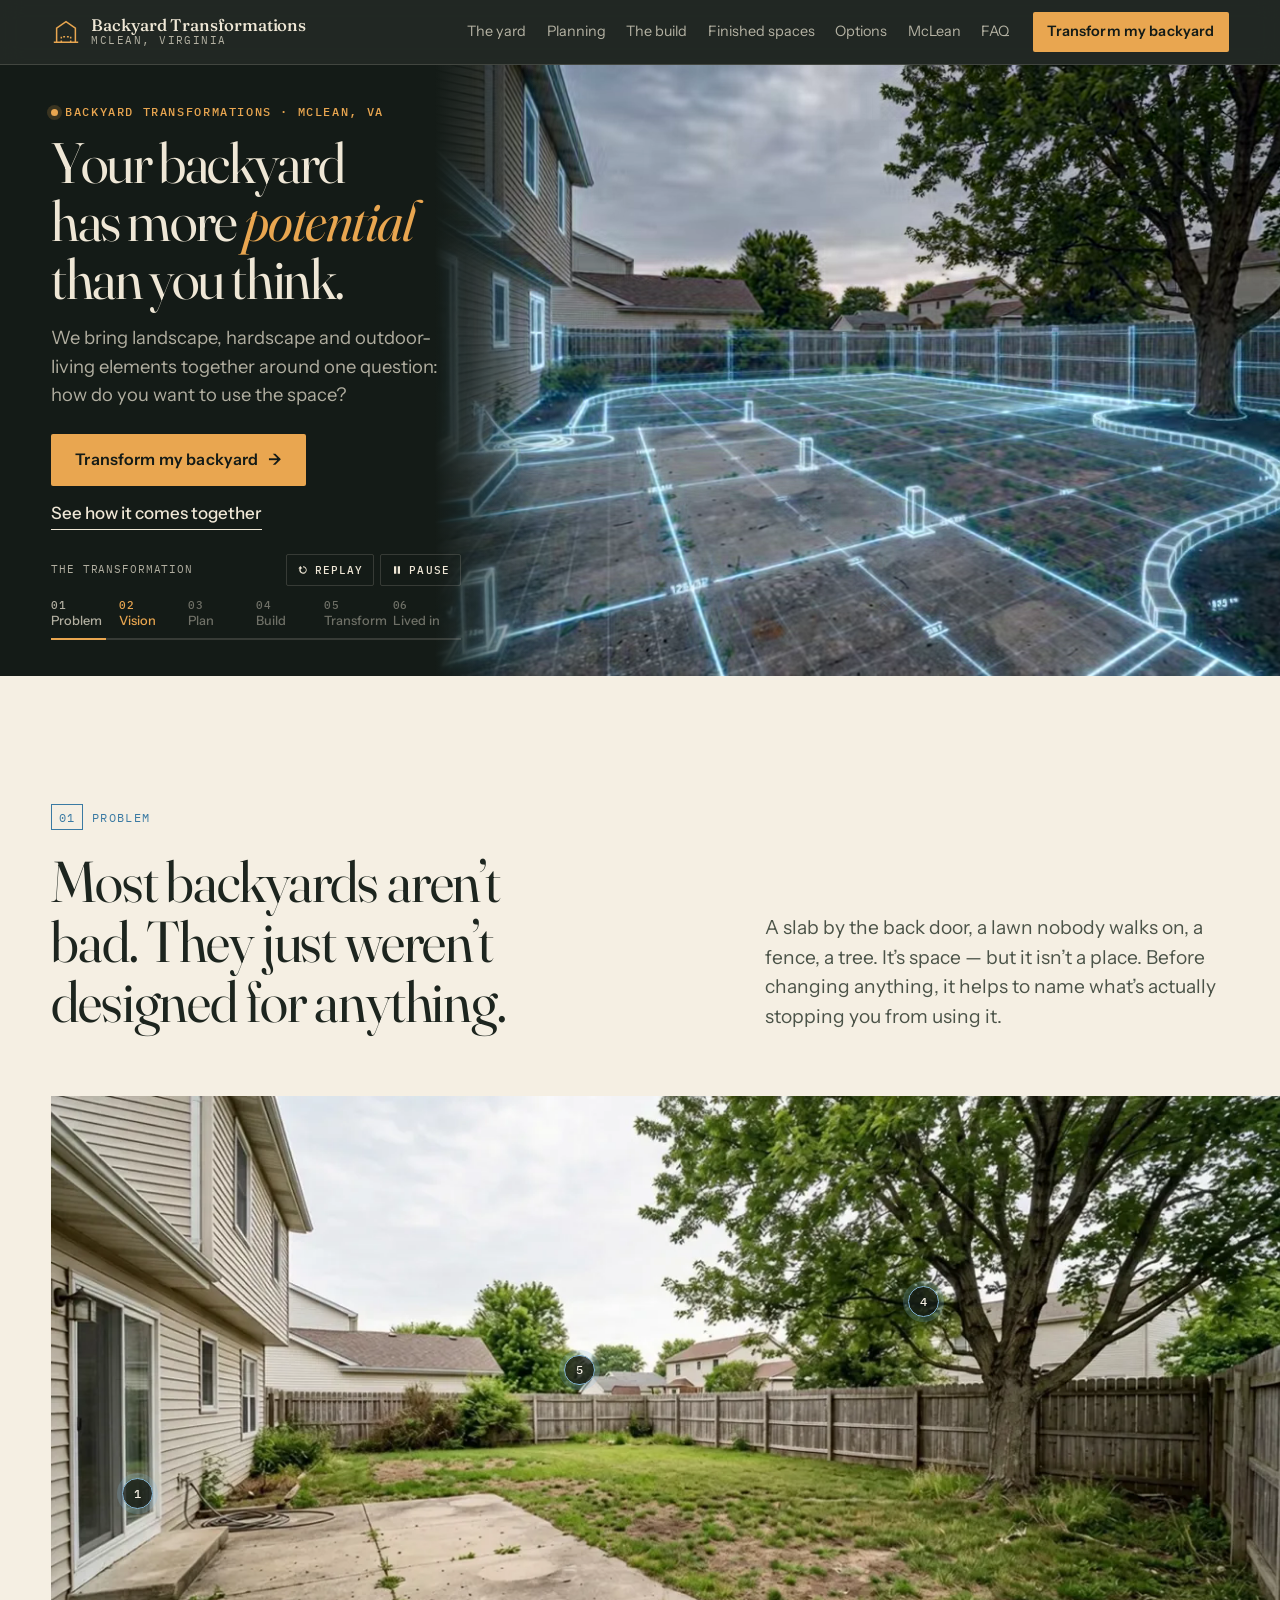
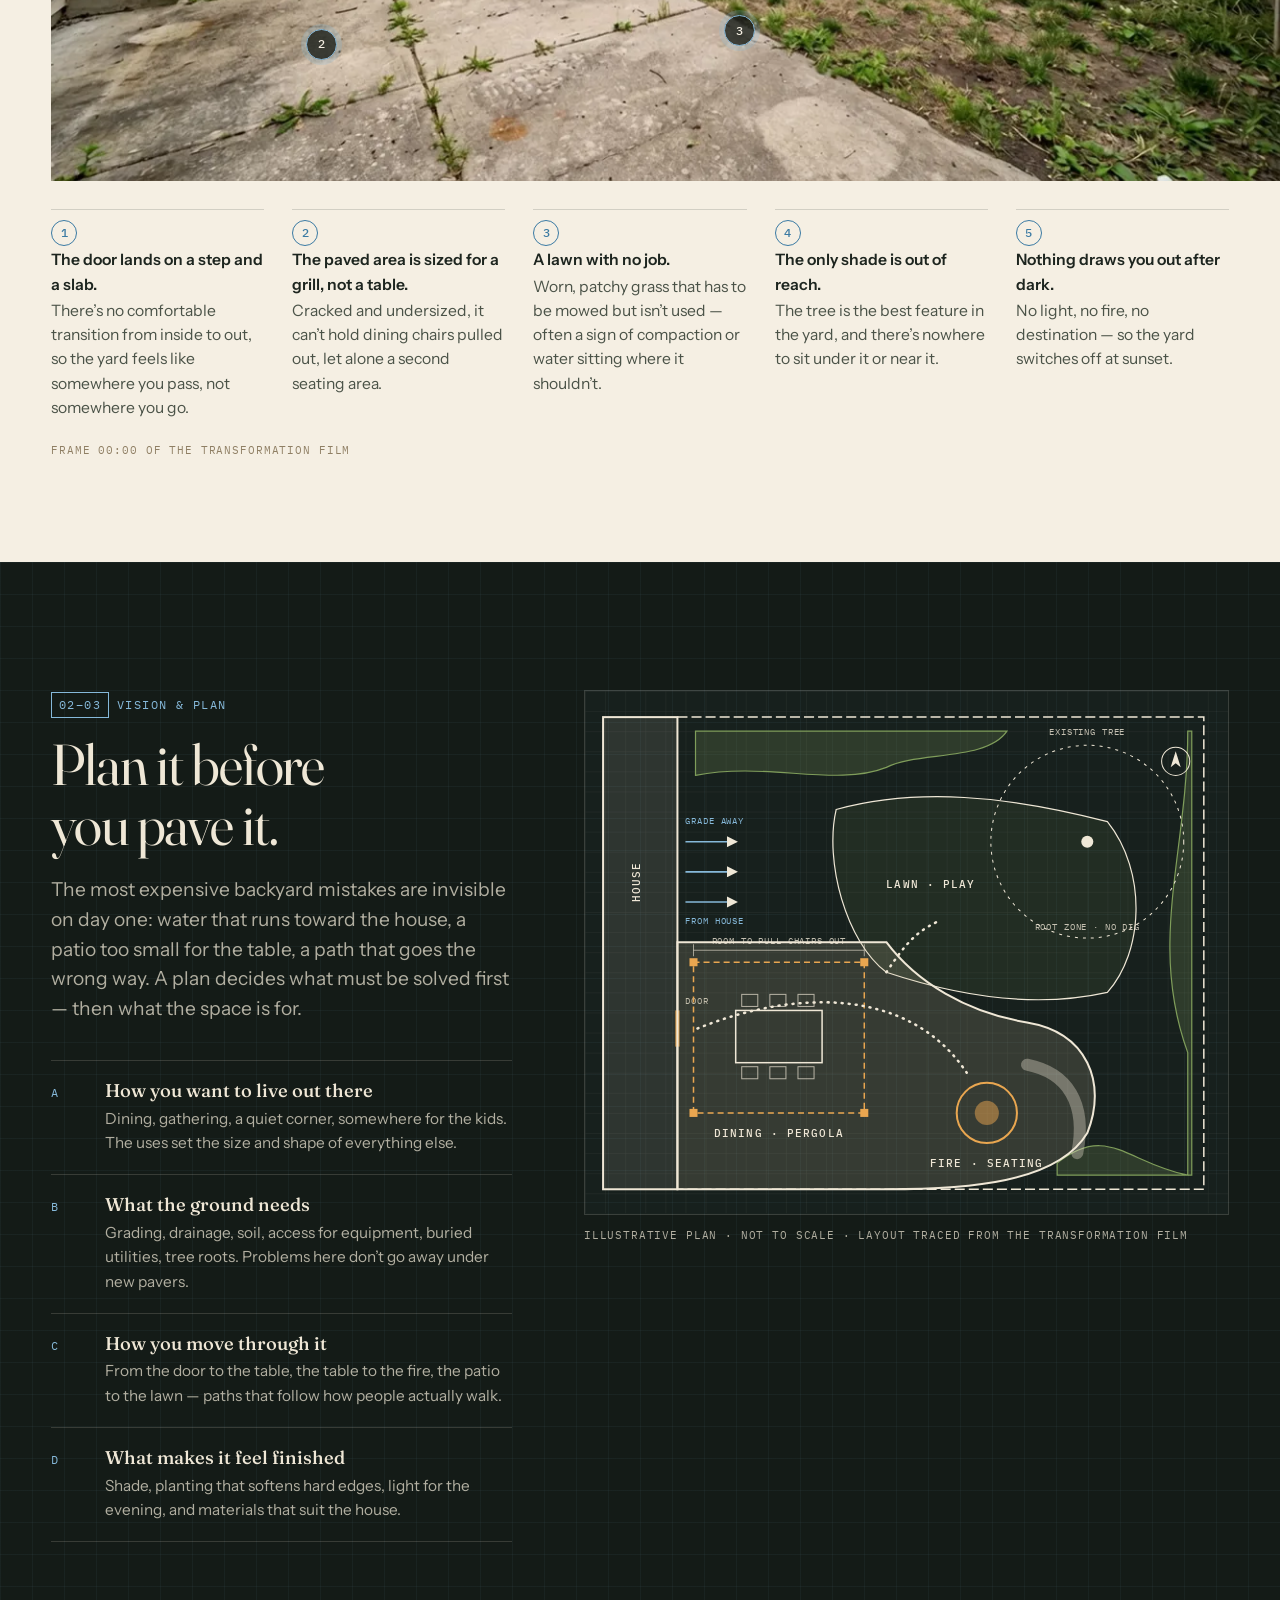
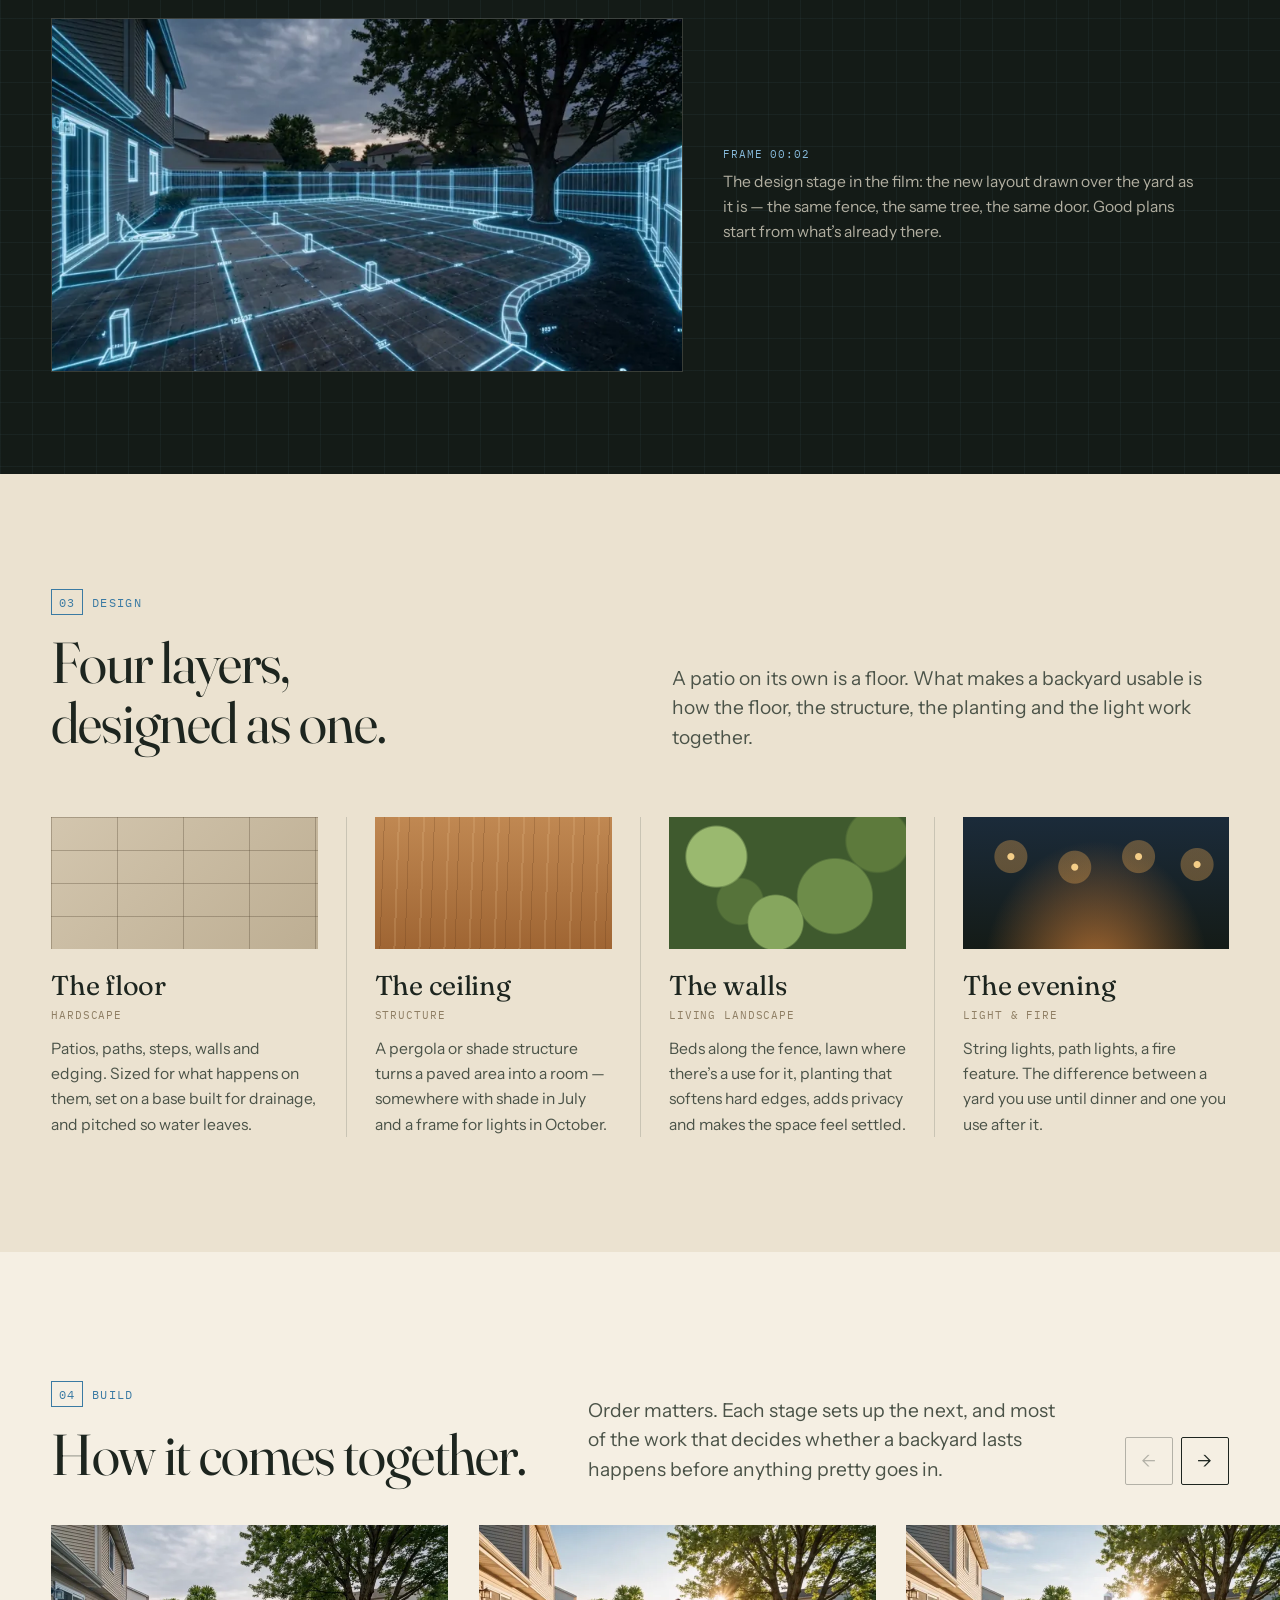
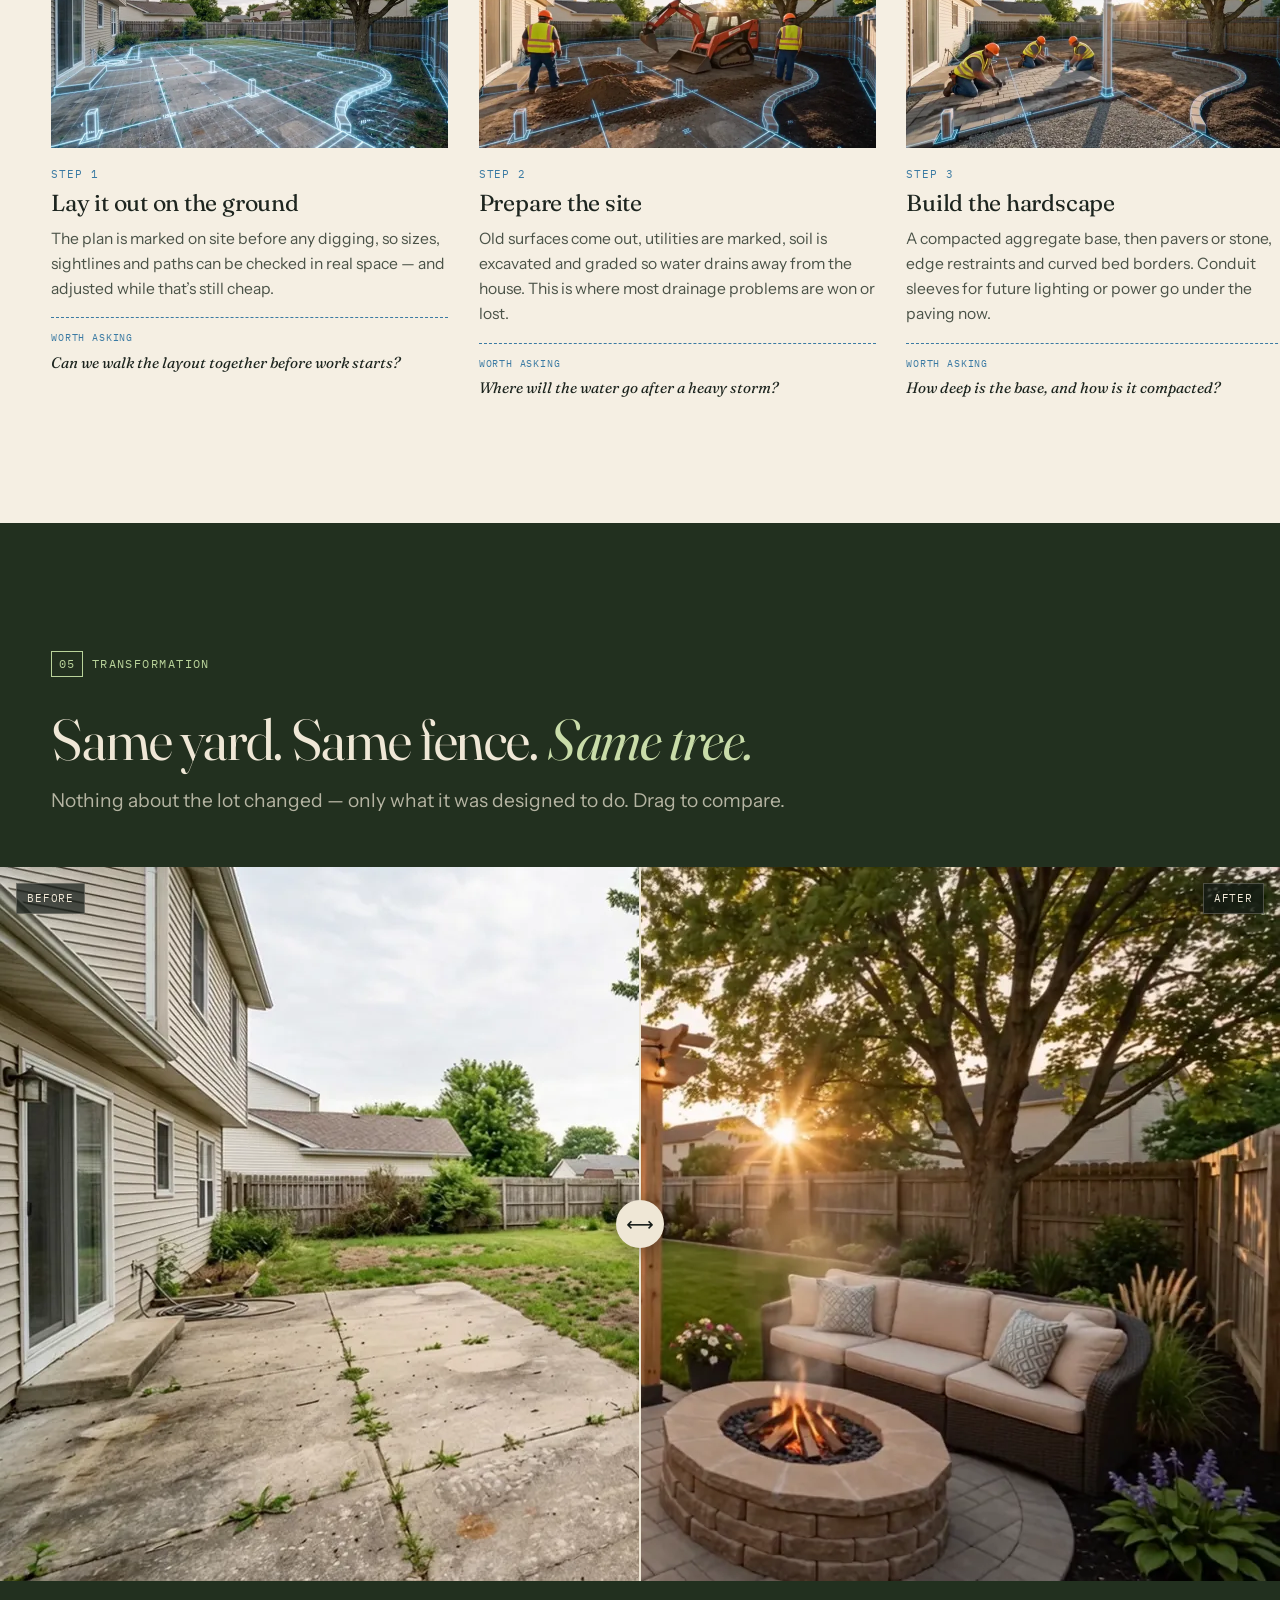
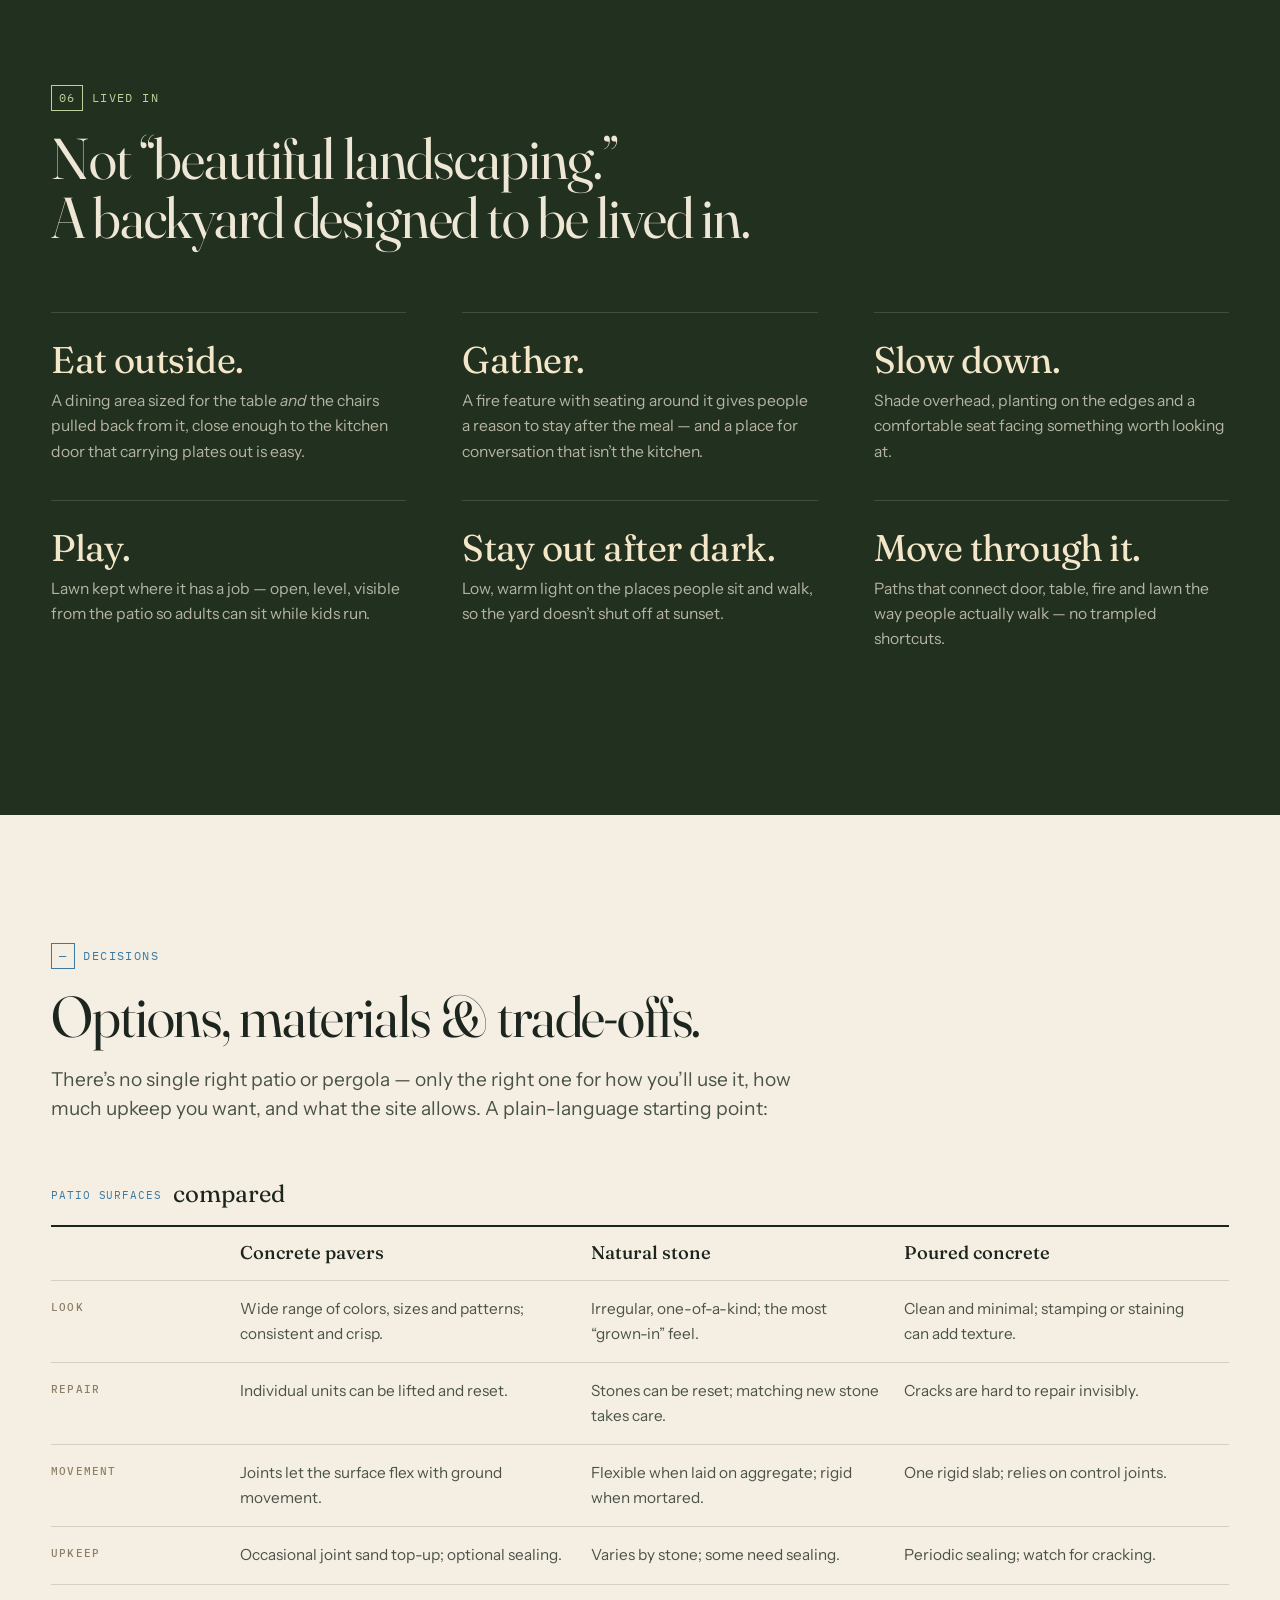
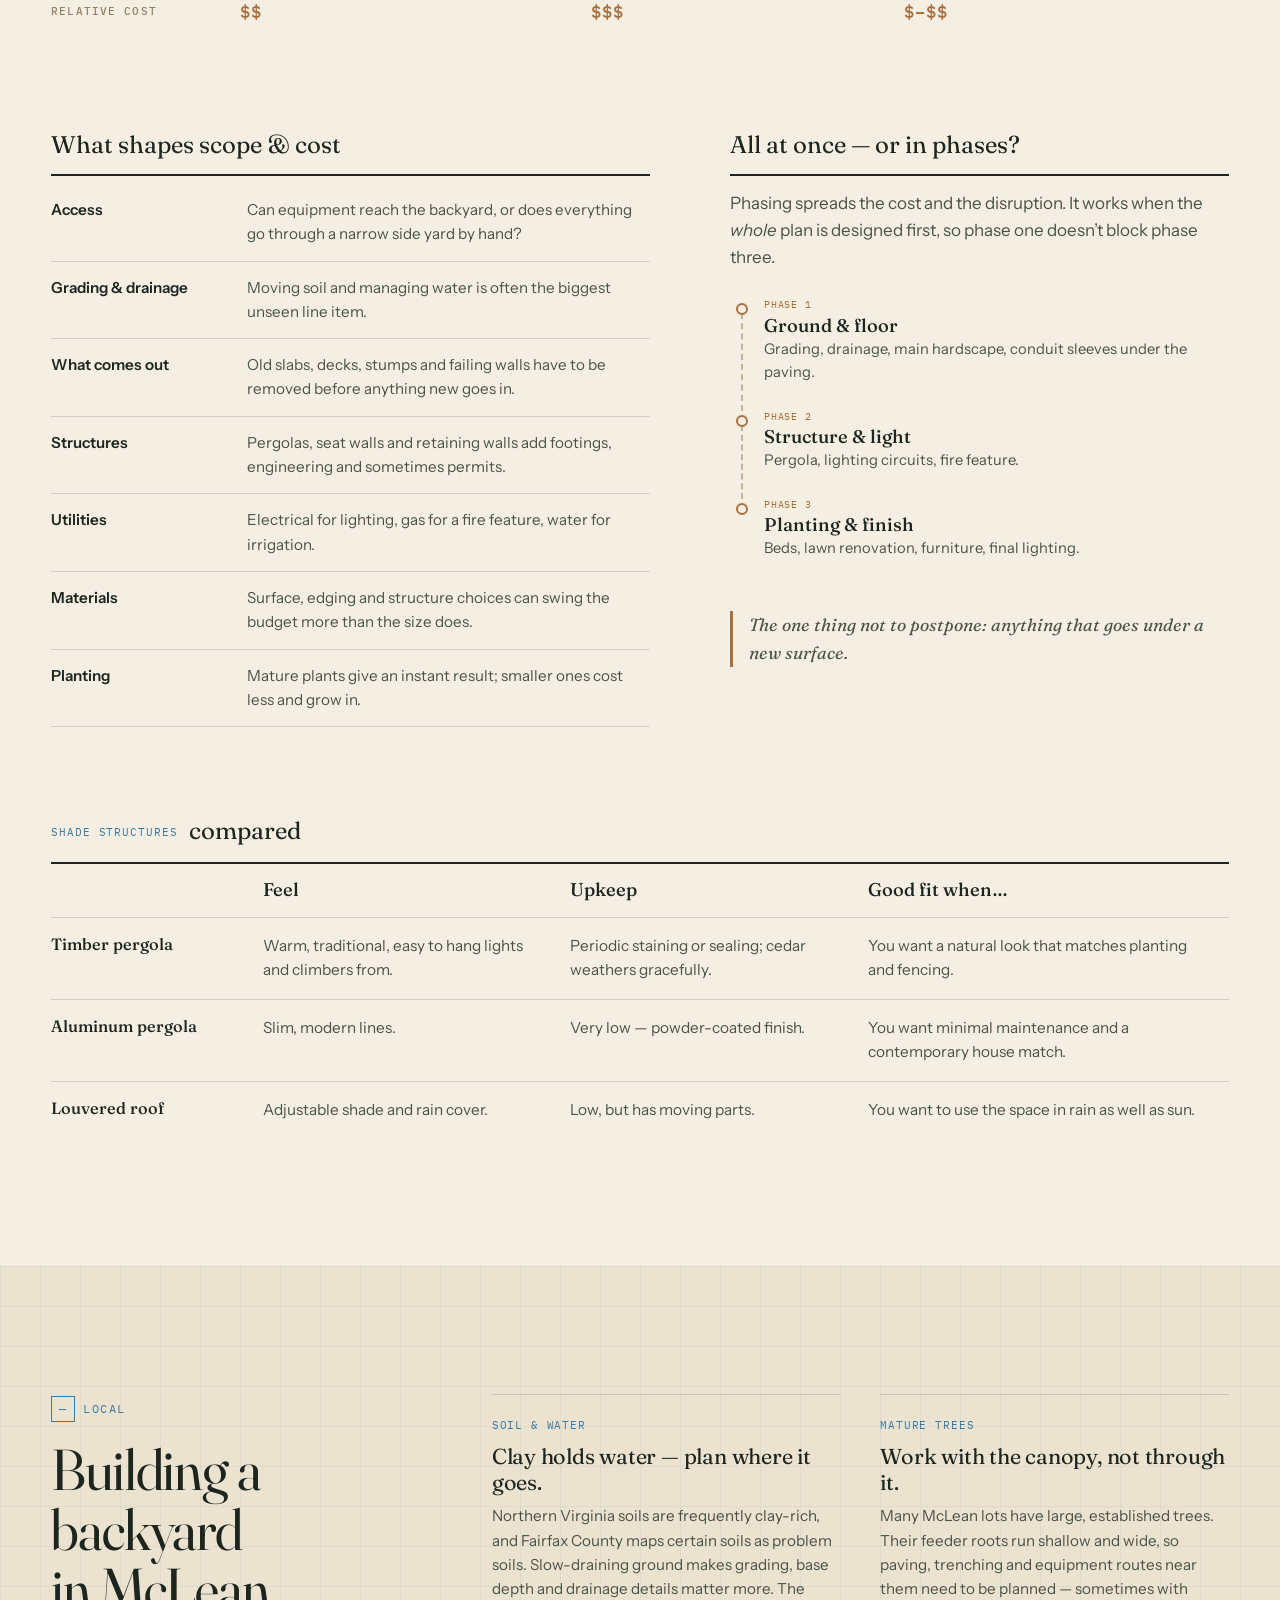
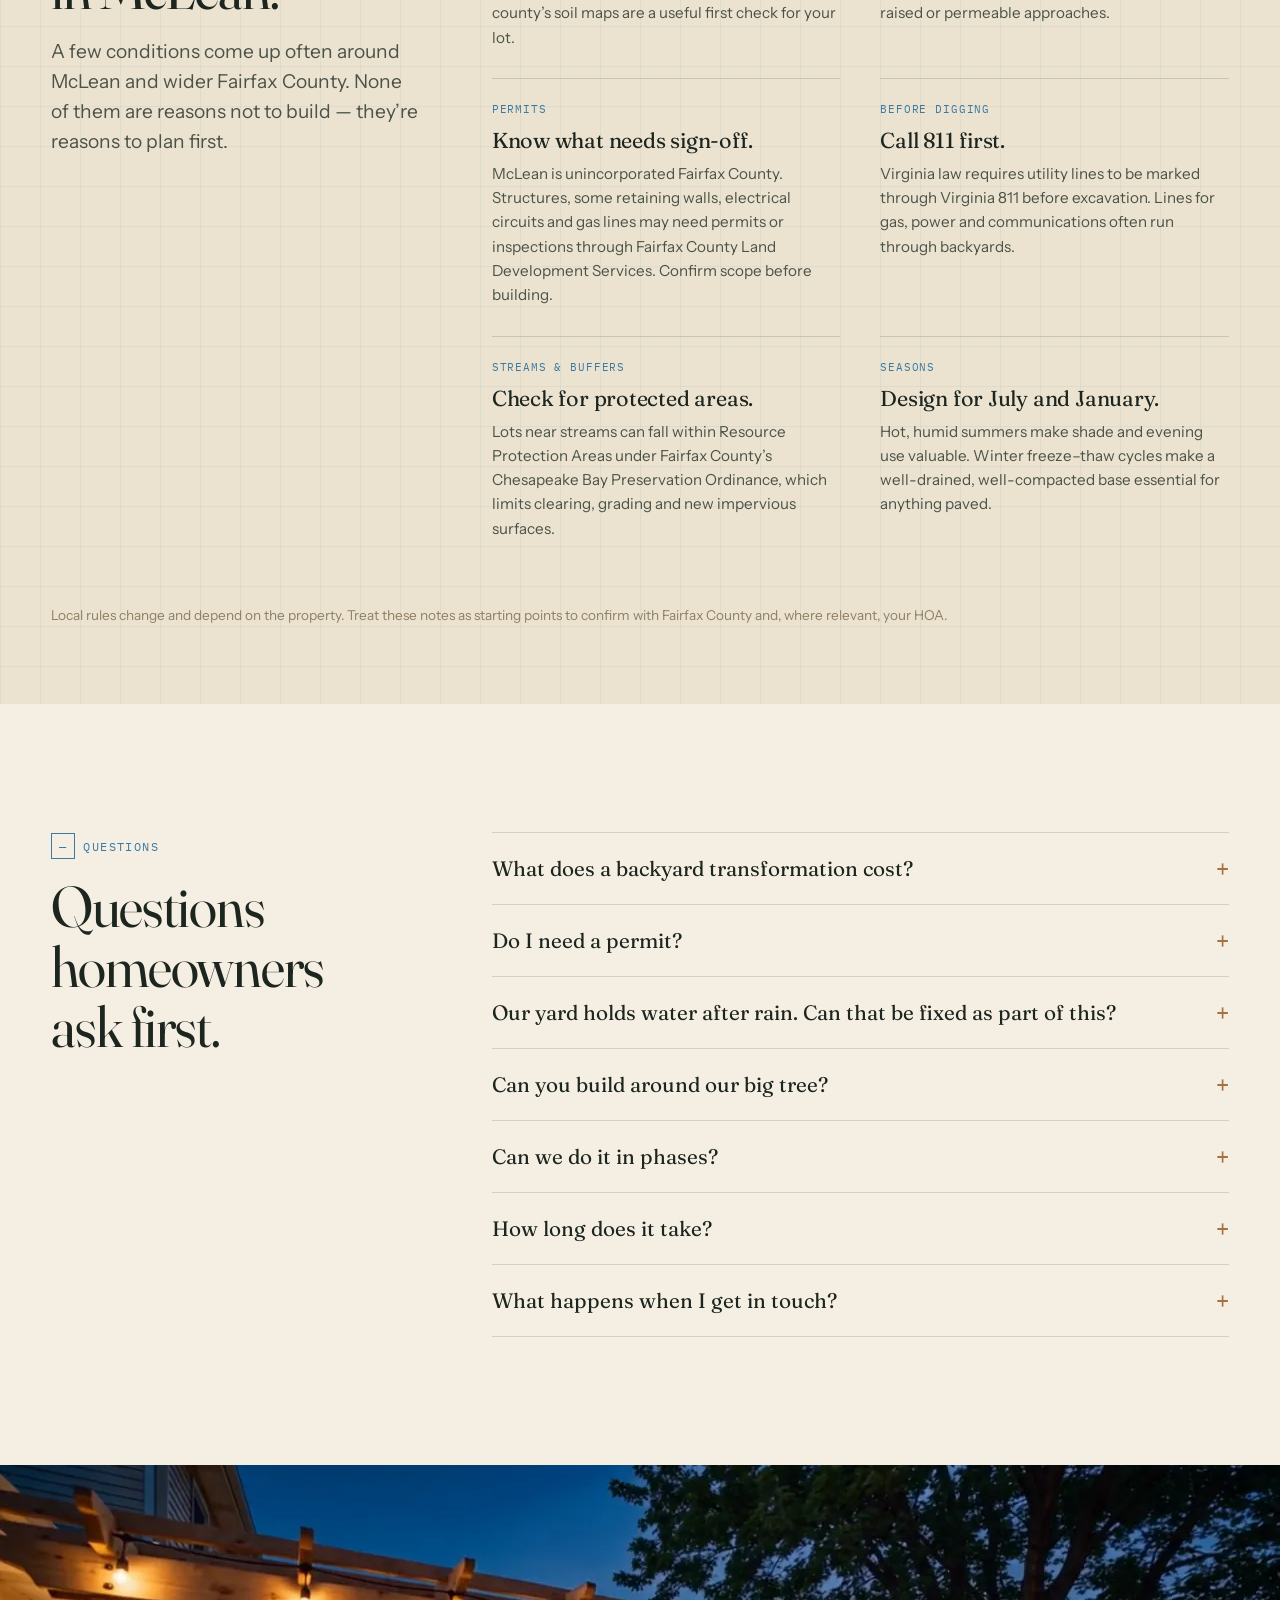
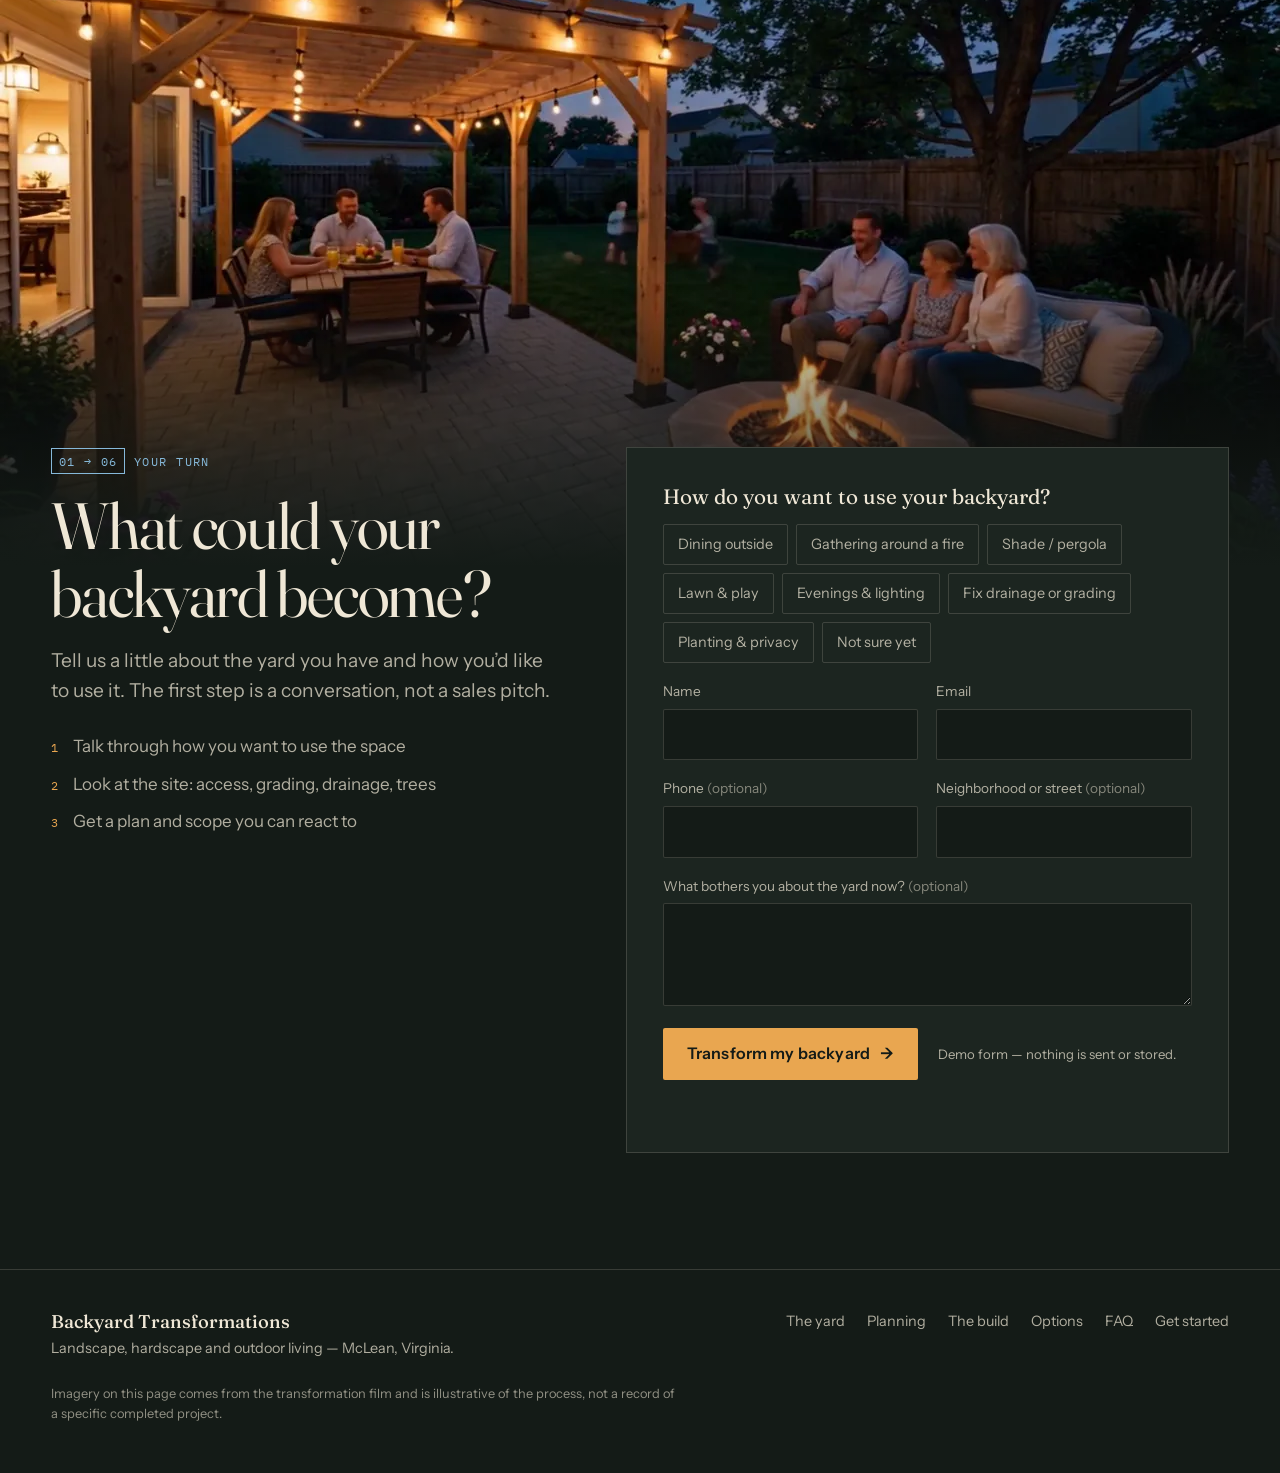
<file: index.html>
<!doctype html>
<html lang="en">
<head>
<meta charset="utf-8">
<meta name="viewport" content="width=device-width,initial-scale=1">
<title>Backyard Transformations in McLean, VA | Outdoor Living Design &amp; Build</title>
<meta name="description" content="Backyard transformations in McLean, Virginia — landscape, hardscape and outdoor-living elements planned together around how you want to use the space. Patios, pergolas, planting, lighting and drainage.">
<meta name="theme-color" content="#141b17">
<link rel="preconnect" href="https://fonts.googleapis.com">
<link rel="preconnect" href="https://fonts.gstatic.com" crossorigin>
<link rel="stylesheet" href="https://fonts.googleapis.com/css2?family=Fraunces:ital,opsz,wght@0,9..144,380;0,9..144,500;1,9..144,380&family=Instrument+Sans:wght@400;500;600&family=IBM+Plex+Mono:wght@400;500&display=swap">
<link rel="preload" as="image" href="assets/mclean/poster-720m.webp" type="image/webp" media="(max-width: 599px)" fetchpriority="high">
<link rel="preload" as="image" href="assets/mclean/poster-1280.webp" type="image/webp" media="(min-width: 600px)" fetchpriority="high">
<link rel="stylesheet" href="css/mclean-backyard.css">
<meta property="og:title" content="Your backyard has more potential than you think">
<meta property="og:description" content="Backyard transformations in McLean, Virginia — planned around how you want to live outside.">
<meta property="og:image" content="assets/mclean/poster-1280.jpg">
<script type="application/ld+json">
{
  "@context": "https://schema.org",
  "@type": "Service",
  "serviceType": "Backyard transformation and outdoor living design-build",
  "name": "Backyard Transformations — McLean, VA",
  "description": "Landscape, hardscape and outdoor-living elements planned together around how a household wants to use its backyard.",
  "areaServed": { "@type": "City", "name": "McLean", "containedInPlace": { "@type": "State", "name": "Virginia" } }
}
</script>
<script type="application/ld+json">
{
  "@context": "https://schema.org",
  "@type": "FAQPage",
  "mainEntity": [
    {"@type":"Question","name":"Do I need a permit for a backyard project in McLean?","acceptedAnswer":{"@type":"Answer","text":"It depends on what is being built. McLean is in Fairfax County, and structures such as pergolas, some retaining walls, electrical circuits and gas lines can require county permits or inspections. Patios and planting often do not. Confirm the specific scope with Fairfax County Land Development Services before construction, and check any HOA covenants."}},
    {"@type":"Question","name":"Can the project be done in phases?","acceptedAnswer":{"@type":"Answer","text":"Yes. Many homeowners do grading, drainage and the main hardscape first, then add structures, lighting and planting later. Phasing works best when the complete plan is designed up front so later stages are not blocked — for example, by laying conduit sleeves under the patio before it is paved."}},
    {"@type":"Question","name":"What does a backyard transformation cost?","acceptedAnswer":{"@type":"Answer","text":"There is no honest single number. Cost is driven by size, site access, grading and drainage work, demolition of existing surfaces, the materials chosen, structures, utilities such as electrical or gas, and how much planting is included. A site visit and a defined scope are what make a real estimate possible."}},
    {"@type":"Question","name":"Our yard holds water after rain. Can that be fixed as part of the project?","acceptedAnswer":{"@type":"Answer","text":"Usually it should be addressed first. Regrading so water moves away from the house, and designing the patio base and slopes with drainage in mind, is far easier before new surfaces go down than after."}},
    {"@type":"Question","name":"Can you build around our mature tree?","acceptedAnswer":{"@type":"Answer","text":"Often, yes — with care. Most of a tree's feeder roots sit in the top foot or two of soil and extend well beyond the canopy. Excavation, heavy equipment and new paving inside that root zone can harm the tree, so layouts and base methods should be chosen with the tree in mind."}}
  ]
}
</script>
</head>
<body>
<a class="skip" href="#main">Skip to content</a>

<header class="site-header">
  <div class="shell header-inner">
    <a class="wordmark" href="#top" aria-label="Backyard Transformations, McLean Virginia — home">
      <svg class="wordmark-mark" viewBox="0 0 32 32" aria-hidden="true"><path d="M3 27h26M6 27V12l10-7 10 7v15" fill="none" stroke="currentColor" stroke-width="1.6"/><path d="M11 27v-6h10v6" fill="none" stroke="currentColor" stroke-width="1.6" stroke-dasharray="2 2"/></svg>
      <span><b>Backyard Transformations</b><small>McLean, Virginia</small></span>
    </a>
    <nav class="nav" id="nav" aria-label="Primary">
      <a href="#yard">The yard</a>
      <a href="#plan">Planning</a>
      <a href="#build">The build</a>
      <a href="#spaces">Finished spaces</a>
      <a href="#options">Options</a>
      <a href="#mclean">McLean</a>
      <a href="#faq">FAQ</a>
    </nav>
    <a class="btn btn-cta btn-sm header-cta" href="#start">Transform my backyard</a>
    <button class="nav-toggle" type="button" aria-expanded="false" aria-controls="nav"><span class="sr">Menu</span><i></i><i></i></button>
  </div>
</header>

<main id="main">

<!-- ============ HERO ============ -->
<section class="hero" id="top" aria-labelledby="hero-title">
  <div class="hero-media" data-hero>
    <picture class="hero-poster">
      <source media="(max-width: 599px)" srcset="assets/mclean/poster-720m.webp" type="image/webp">
      <source media="(max-width: 599px)" srcset="assets/mclean/poster-720m.jpg">
      <source srcset="assets/mclean/poster-1280.webp" type="image/webp">
      <img src="assets/mclean/poster-1280.jpg" width="1280" height="714" fetchpriority="high" decoding="async"
           alt="A finished backyard at dusk: a family eating under a timber pergola with string lights, children and a dog playing on the lawn, and a stone fire pit beside an outdoor sofa.">
    </picture>
    <video class="hero-video" autoplay muted loop playsinline preload="none" disablepictureinpicture aria-hidden="true" tabindex="-1"
           data-src-mobile="assets/mclean/hero-720m" data-src-desktop="assets/mclean/hero-1280"></video>
    <div class="hero-feather" aria-hidden="true"></div>
  </div>

  <div class="hero-copy">
    <p class="kicker"><span class="kicker-dot" aria-hidden="true"></span>Backyard transformations · McLean, VA</p>
    <h1 id="hero-title">Your backyard has more <em>potential</em> than you think.</h1>
    <p class="hero-lede">We bring landscape, hardscape and outdoor-living elements together around one question: how do you want to use the space?</p>
    <div class="hero-actions">
      <a class="btn btn-cta" href="#start">Transform my backyard <span aria-hidden="true">→</span></a>
      <a class="text-link" href="#build">See how it comes together</a>
    </div>
  </div>

  <div class="hero-rail" data-rail>
    <div class="rail-head">
      <span class="mono">The transformation<span class="rail-current" data-current></span></span>
      <span class="rail-controls">
        <button class="rail-control" type="button" data-video-replay aria-label="Replay the transformation film from the start" hidden>
          <svg viewBox="0 0 16 16" aria-hidden="true"><path d="M8 3a5 5 0 1 1-4.6 3H1.8L4.5 2.8 7.2 6H5.5A3.5 3.5 0 1 0 8 4.5z"/></svg>
          <span class="rail-control-text">Replay</span>
        </button>
        <button class="rail-control" type="button" data-video-toggle hidden>
          <svg viewBox="0 0 16 16" aria-hidden="true"><path class="i-pause" d="M4 3h3v10H4zM9 3h3v10H9z"/><path class="i-play" d="M4 2.5v11l9-5.5z"/><path class="i-replay" d="M8 3a5 5 0 1 1-4.6 3H1.8L4.5 2.8 7.2 6H5.5A3.5 3.5 0 1 0 8 4.5z"/></svg>
          <span data-video-label>Pause</span>
        </button>
      </span>
    </div>
    <ol class="rail">
      <li data-stage="0" data-start="0"><button type="button"><span class="rail-n">01</span><span class="rail-t">Problem</span></button></li>
      <li data-stage="1" data-start="0.55"><button type="button"><span class="rail-n">02</span><span class="rail-t">Vision</span></button></li>
      <li data-stage="2" data-start="1.35"><button type="button"><span class="rail-n">03</span><span class="rail-t">Plan</span></button></li>
      <li data-stage="3" data-start="3.3"><button type="button"><span class="rail-n">04</span><span class="rail-t">Build</span></button></li>
      <li data-stage="4" data-start="5.0"><button type="button"><span class="rail-n">05</span><span class="rail-t">Transform</span></button></li>
      <li data-stage="5" data-start="7.15"><button type="button"><span class="rail-n">06</span><span class="rail-t">Lived in</span></button></li>
    </ol>
    <div class="rail-progress" aria-hidden="true"><span data-progress></span></div>
  </div>
</section>

<!-- ============ 01 PROBLEM ============ -->
<section class="problem" id="yard" aria-labelledby="yard-title">
  <div class="shell problem-intro">
    <p class="stage-label"><span>01</span> Problem</p>
    <h2 id="yard-title" class="display">Most backyards aren’t bad. They just weren’t designed for&nbsp;anything.</h2>
    <p class="lede">A slab by the back door, a lawn nobody walks on, a fence, a tree. It’s space — but it isn’t a place. Before changing anything, it helps to name what’s actually stopping you from using it.</p>
  </div>

  <figure class="annotated" data-annotated>
    <div class="annotated-frame">
      <img src="assets/mclean/before-1280.webp" width="1280" height="714" loading="lazy" decoding="async"
           alt="An underused suburban backyard: a cracked concrete slab beside the house, patchy lawn, a wooden privacy fence and one large tree.">
      <ol class="pins" aria-hidden="true">
        <li style="--x:7%;--y:58%">1</li>
        <li style="--x:22%;--y:80%">2</li>
        <li style="--x:56%;--y:78%">3</li>
        <li style="--x:71%;--y:30%">4</li>
        <li style="--x:43%;--y:40%">5</li>
      </ol>
    </div>
    <figcaption class="shell annotated-key">
      <ol>
        <li><b>The door lands on a step and a slab.</b> There’s no comfortable transition from inside to out, so the yard feels like somewhere you pass, not somewhere you go.</li>
        <li><b>The paved area is sized for a grill, not a table.</b> Cracked and undersized, it can’t hold dining chairs pulled out, let alone a second seating area.</li>
        <li><b>A lawn with no job.</b> Worn, patchy grass that has to be mowed but isn’t used — often a sign of compaction or water sitting where it shouldn’t.</li>
        <li><b>The only shade is out of reach.</b> The tree is the best feature in the yard, and there’s nowhere to sit under it or near it.</li>
        <li><b>Nothing draws you out after dark.</b> No light, no fire, no destination — so the yard switches off at sunset.</li>
      </ol>
      <p class="fig-note mono">Frame 00:00 of the transformation film</p>
    </figcaption>
  </figure>
</section>

<!-- ============ 02–03 VISION / PLAN ============ -->
<section class="plan" id="plan" aria-labelledby="plan-title">
  <div class="shell plan-grid">
    <div class="plan-copy">
      <p class="stage-label on-dark"><span>02–03</span> Vision &amp; plan</p>
      <h2 id="plan-title" class="display">Plan it before you pave it.</h2>
      <p class="lede">The most expensive backyard mistakes are invisible on day one: water that runs toward the house, a patio too small for the table, a path that goes the wrong way. A plan decides what must be solved first — then what the space is for.</p>
      <ol class="solve-list">
        <li><span class="mono">A</span><div><b>How you want to live out there</b><p>Dining, gathering, a quiet corner, somewhere for the kids. The uses set the size and shape of everything else.</p></div></li>
        <li><span class="mono">B</span><div><b>What the ground needs</b><p>Grading, drainage, soil, access for equipment, buried utilities, tree roots. Problems here don’t go away under new pavers.</p></div></li>
        <li><span class="mono">C</span><div><b>How you move through it</b><p>From the door to the table, the table to the fire, the patio to the lawn — paths that follow how people actually walk.</p></div></li>
        <li><span class="mono">D</span><div><b>What makes it feel finished</b><p>Shade, planting that softens hard edges, light for the evening, and materials that suit the house.</p></div></li>
      </ol>
    </div>

    <figure class="siteplan">
      <svg viewBox="0 0 640 520" role="img" aria-labelledby="sp-t sp-d">
        <title id="sp-t">Illustrative site plan of the transformed backyard</title>
        <desc id="sp-d">Plan view: the house along the left edge; a paved terrace off the back door with a dining area under a pergola; a round fire pit with curved seating; a lawn in the middle; the existing tree preserved with its root zone kept clear; planting beds along the fence; arrows showing the ground graded to carry water away from the house.</desc>
        <defs>
          <pattern id="sp-grid" width="20" height="20" patternUnits="userSpaceOnUse"><path d="M20 0H0V20" fill="none" stroke="currentColor" stroke-opacity=".08"/></pattern>
          <marker id="sp-arrow" viewBox="0 0 10 10" refX="8" refY="5" markerWidth="7" markerHeight="7" orient="auto-start-reverse"><path d="M0 0L10 5L0 10z" fill="currentColor"/></marker>
        </defs>
        <rect width="640" height="520" fill="url(#sp-grid)"/>
        <!-- fence -->
        <path d="M92 26H616V496H92" fill="none" stroke="currentColor" stroke-width="1.5" stroke-dasharray="10 4"/>
        <!-- house -->
        <rect x="18" y="26" width="74" height="470" fill="currentColor" fill-opacity=".1" stroke="currentColor" stroke-width="2"/>
        <text x="55" y="190" class="sp-l" transform="rotate(-90 55 190)" text-anchor="middle">HOUSE</text>
        <path d="M92 318v36" stroke="var(--ember)" stroke-width="4"/>
        <text x="100" y="312" class="sp-s">DOOR</text>
        <!-- planting beds -->
        <path d="M600 40 C 600 160 560 250 600 360 L 600 482 C 540 470 520 430 470 470 L 470 482 L 604 482 L 604 40Z" fill="var(--leaf)" fill-opacity=".22" stroke="var(--leaf)" stroke-width="1.2"/>
        <path d="M110 40 H 420 C 400 70 330 60 300 76 C 250 96 180 70 110 84Z" fill="var(--leaf)" fill-opacity=".22" stroke="var(--leaf)" stroke-width="1.2"/>
        <!-- lawn -->
        <path d="M250 118 C 330 96 420 104 520 130 C 560 180 556 260 520 300 C 440 318 360 300 300 280 C 260 250 238 170 250 118Z" fill="var(--leaf)" fill-opacity=".1" stroke="currentColor" stroke-width="1.2"/>
        <text x="300" y="196" class="sp-l">LAWN · PLAY</text>
        <!-- tree -->
        <circle cx="500" cy="150" r="96" fill="none" stroke="currentColor" stroke-dasharray="3 5"/>
        <circle cx="500" cy="150" r="6" fill="currentColor"/>
        <text x="500" y="44" class="sp-s" text-anchor="middle">EXISTING TREE</text>
        <text x="500" y="238" class="sp-s" text-anchor="middle">ROOT ZONE · NO DIG</text>
        <!-- terrace -->
        <path d="M92 250 H 300 C 330 290 380 320 440 330 C 500 340 520 390 500 440 C 470 490 380 496 300 496 H 92Z" fill="var(--stone)" fill-opacity=".18" stroke="currentColor" stroke-width="2"/>
        <!-- pergola -->
        <rect x="108" y="270" width="170" height="150" fill="none" stroke="var(--ember)" stroke-width="1.5" stroke-dasharray="6 4"/>
        <g fill="var(--ember)"><rect x="104" y="266" width="8" height="8"/><rect x="274" y="266" width="8" height="8"/><rect x="104" y="416" width="8" height="8"/><rect x="274" y="416" width="8" height="8"/></g>
        <rect x="150" y="318" width="86" height="52" fill="none" stroke="currentColor" stroke-width="1.5"/>
        <g fill="none" stroke="currentColor" stroke-opacity=".7"><rect x="156" y="302" width="16" height="12"/><rect x="184" y="302" width="16" height="12"/><rect x="212" y="302" width="16" height="12"/><rect x="156" y="374" width="16" height="12"/><rect x="184" y="374" width="16" height="12"/><rect x="212" y="374" width="16" height="12"/></g>
        <text x="193" y="444" class="sp-l" text-anchor="middle">DINING · PERGOLA</text>
        <!-- fire pit + seating -->
        <circle cx="400" cy="420" r="30" fill="none" stroke="var(--ember)" stroke-width="2"/>
        <circle cx="400" cy="420" r="12" fill="var(--ember)" fill-opacity=".5"/>
        <path d="M440 372 C 480 380 500 410 490 460" fill="none" stroke="currentColor" stroke-width="12" stroke-opacity=".35" stroke-linecap="round"/>
        <text x="400" y="474" class="sp-l" text-anchor="middle">FIRE · SEATING</text>
        <!-- path / circulation -->
        <path d="M112 336 C 200 300 320 290 380 380" fill="none" stroke="currentColor" stroke-dasharray="1 6" stroke-width="2.5" stroke-linecap="round"/>
        <path d="M300 280 C 320 250 330 240 350 230" fill="none" stroke="currentColor" stroke-dasharray="1 6" stroke-width="2.5" stroke-linecap="round"/>
        <!-- drainage -->
        <g stroke="var(--blueprint)" stroke-width="1.6" marker-end="url(#sp-arrow)" fill="none" color="var(--blueprint)">
          <path d="M100 150 L 150 150"/><path d="M100 180 L 150 180"/><path d="M100 210 L 150 210"/>
        </g>
        <text x="100" y="132" class="sp-s sp-blue">GRADE AWAY</text>
        <text x="100" y="232" class="sp-s sp-blue">FROM HOUSE</text>
        <!-- dimension -->
        <g stroke="currentColor" stroke-opacity=".6"><path d="M108 258 H 278"/><path d="M108 252 V 264M278 252 V 264"/></g>
        <text x="193" y="252" class="sp-s" text-anchor="middle">ROOM TO PULL CHAIRS OUT</text>
        <!-- north / note -->
        <g transform="translate(588 70)"><circle r="14" fill="none" stroke="currentColor"/><path d="M0 -10 L5 6 L0 2 L-5 6Z" fill="currentColor"/></g>
      </svg>
      <figcaption class="mono">Illustrative plan · not to scale · layout traced from the transformation film</figcaption>
    </figure>
  </div>

  <div class="shell plan-still">
    <img src="assets/mclean/seq-plan.webp" width="800" height="446" loading="lazy" decoding="async" alt="The existing yard with a digital layout drawn over it: patio grid, curved bed edges and wall outlines in thin blue lines.">
    <p><span class="mono">Frame 00:02</span> The design stage in the film: the new layout drawn over the yard as it is — the same fence, the same tree, the same door. Good plans start from what’s already there.</p>
  </div>
</section>

<!-- ============ DESIGN LAYERS (tactile) ============ -->
<section class="layers" aria-labelledby="layers-title">
  <div class="shell">
    <div class="layers-head">
      <p class="stage-label"><span>03</span> Design</p>
      <h2 id="layers-title" class="display">Four layers, designed as one.</h2>
      <p class="lede">A patio on its own is a floor. What makes a backyard usable is how the floor, the structure, the planting and the light work together.</p>
    </div>
    <div class="layers-grid">
      <article class="layer">
        <div class="swatch swatch-stone" aria-hidden="true"></div>
        <h3>The floor</h3>
        <p class="layer-kind mono">Hardscape</p>
        <p>Patios, paths, steps, walls and edging. Sized for what happens on them, set on a base built for drainage, and pitched so water leaves.</p>
      </article>
      <article class="layer">
        <div class="swatch swatch-timber" aria-hidden="true"></div>
        <h3>The ceiling</h3>
        <p class="layer-kind mono">Structure</p>
        <p>A pergola or shade structure turns a paved area into a room — somewhere with shade in July and a frame for lights in October.</p>
      </article>
      <article class="layer">
        <div class="swatch swatch-leaf" aria-hidden="true"></div>
        <h3>The walls</h3>
        <p class="layer-kind mono">Living landscape</p>
        <p>Beds along the fence, lawn where there’s a use for it, planting that softens hard edges, adds privacy and makes the space feel settled.</p>
      </article>
      <article class="layer">
        <div class="swatch swatch-ember" aria-hidden="true"></div>
        <h3>The evening</h3>
        <p class="layer-kind mono">Light &amp; fire</p>
        <p>String lights, path lights, a fire feature. The difference between a yard you use until dinner and one you use after it.</p>
      </article>
    </div>
  </div>
</section>

<!-- ============ 04 BUILD ============ -->
<section class="build" id="build" aria-labelledby="build-title">
  <div class="shell build-head">
    <div>
      <p class="stage-label"><span>04</span> Build</p>
      <h2 id="build-title" class="display">How it comes together.</h2>
    </div>
    <p class="lede">Order matters. Each stage sets up the next, and most of the work that decides whether a backyard lasts happens before anything pretty goes in.</p>
    <div class="strip-nav" aria-label="Scroll build stages">
      <button type="button" class="strip-btn" data-strip-prev aria-label="Previous stage">←</button>
      <button type="button" class="strip-btn" data-strip-next aria-label="Next stage">→</button>
    </div>
  </div>
  <ol class="strip" data-strip tabindex="0" aria-label="Build stages">
    <li class="step">
      <img src="assets/mclean/seq-vision.webp" width="800" height="446" loading="lazy" decoding="async" alt="Layout lines marked out over the old slab and lawn.">
      <p class="step-n mono">Step 1</p>
      <h3>Lay it out on the ground</h3>
      <p>The plan is marked on site before any digging, so sizes, sightlines and paths can be checked in real space — and adjusted while that’s still cheap.</p>
      <p class="ask"><span class="mono">Worth asking</span> Can we walk the layout together before work starts?</p>
    </li>
    <li class="step">
      <img src="assets/mclean/seq-prep.webp" width="800" height="446" loading="lazy" decoding="async" alt="A compact excavator removing the old slab and grading soil in the backyard.">
      <p class="step-n mono">Step 2</p>
      <h3>Prepare the site</h3>
      <p>Old surfaces come out, utilities are marked, soil is excavated and graded so water drains away from the house. This is where most drainage problems are won or lost.</p>
      <p class="ask"><span class="mono">Worth asking</span> Where will the water go after a heavy storm?</p>
    </li>
    <li class="step">
      <img src="assets/mclean/seq-hardscape.webp" width="800" height="446" loading="lazy" decoding="async" alt="Workers laying pavers on a compacted gravel base, with curved edging along a new planting bed.">
      <p class="step-n mono">Step 3</p>
      <h3>Build the hardscape</h3>
      <p>A compacted aggregate base, then pavers or stone, edge restraints and curved bed borders. Conduit sleeves for future lighting or power go under the paving now.</p>
      <p class="ask"><span class="mono">Worth asking</span> How deep is the base, and how is it compacted?</p>
    </li>
    <li class="step">
      <img src="assets/mclean/seq-structure.webp" width="800" height="446" loading="lazy" decoding="async" alt="Pergola posts and beams rising over the new patio while planting beds are filled.">
      <p class="step-n mono">Step 4</p>
      <h3>Raise the structure, start planting</h3>
      <p>Pergola posts are set on proper footings; beds are prepared and planted. The space starts to read as rooms instead of a construction site.</p>
      <p class="ask"><span class="mono">Worth asking</span> Does this structure need a permit or inspection?</p>
    </li>
    <li class="step">
      <img src="assets/mclean/seq-finish.webp" width="800" height="446" loading="lazy" decoding="async" alt="A finished stone fire pit, new lawn and planted beds, with the dining area being set out under the pergola.">
      <p class="step-n mono">Step 5</p>
      <h3>Finish and furnish</h3>
      <p>Lawn, fire feature, lighting, final planting and furniture placement — checked against the uses the plan started with.</p>
      <p class="ask"><span class="mono">Worth asking</span> What does the first year of care look like?</p>
    </li>
  </ol>
</section>

<!-- ============ 05–06 FINISHED SPACES ============ -->
<section class="spaces" id="spaces" aria-labelledby="spaces-title">
  <div class="shell spaces-head">
    <p class="stage-label"><span>05</span> Transformation</p>
    <h2 id="spaces-title" class="display">Same yard. Same fence. <em>Same tree.</em></h2>
    <p class="lede">Nothing about the lot changed — only what it was designed to do. Drag to compare.</p>
  </div>

  <div class="compare" data-compare style="--pos:50%">
    <img class="compare-after" src="assets/mclean/after-1280.webp" width="1280" height="714" loading="lazy" decoding="async"
         alt="After: the same backyard with a paver terrace, timber pergola over a dining table, a stone fire pit, outdoor sofa, planted beds and a green lawn.">
    <div class="compare-before-wrap" aria-hidden="false">
      <img class="compare-before" src="assets/mclean/before-1280.webp" width="1280" height="714" loading="lazy" decoding="async"
           alt="Before: the same backyard with a cracked slab and patchy lawn.">
    </div>
    <span class="compare-tag tag-before mono">Before</span>
    <span class="compare-tag tag-after mono">After</span>
    <div class="compare-handle" aria-hidden="true"><span>⟷</span></div>
    <label class="sr" for="compare-range">Before and after comparison position</label>
    <input id="compare-range" class="compare-range" type="range" min="0" max="100" value="50" step="1">
  </div>

  <div class="shell outcomes">
    <p class="stage-label"><span>06</span> Lived in</p>
    <h2 class="display outcomes-title">Not “beautiful landscaping.” <br>A backyard designed to be lived in.</h2>
    <ul class="outcome-list">
      <li><h3>Eat outside.</h3><p>A dining area sized for the table <em>and</em> the chairs pulled back from it, close enough to the kitchen door that carrying plates out is easy.</p></li>
      <li><h3>Gather.</h3><p>A fire feature with seating around it gives people a reason to stay after the meal — and a place for conversation that isn’t the kitchen.</p></li>
      <li><h3>Slow down.</h3><p>Shade overhead, planting on the edges and a comfortable seat facing something worth looking at.</p></li>
      <li><h3>Play.</h3><p>Lawn kept where it has a job — open, level, visible from the patio so adults can sit while kids run.</p></li>
      <li><h3>Stay out after dark.</h3><p>Low, warm light on the places people sit and walk, so the yard doesn’t shut off at sunset.</p></li>
      <li><h3>Move through it.</h3><p>Paths that connect door, table, fire and lawn the way people actually walk — no trampled shortcuts.</p></li>
    </ul>
  </div>
</section>

<!-- ============ DECISION SUPPORT ============ -->
<section class="options" id="options" aria-labelledby="options-title">
  <div class="shell">
    <div class="options-head">
      <p class="stage-label"><span>—</span> Decisions</p>
      <h2 id="options-title" class="display">Options, materials &amp; trade-offs.</h2>
      <p class="lede">There’s no single right patio or pergola — only the right one for how you’ll use it, how much upkeep you want, and what the site allows. A plain-language starting point:</p>
    </div>

    <div class="table-wrap" role="region" aria-labelledby="t-surface" tabindex="0">
      <table class="compare-table">
        <caption id="t-surface"><span class="mono">Patio surfaces</span> compared</caption>
        <thead>
          <tr><th scope="col"><span class="sr">Consideration</span></th><th scope="col">Concrete pavers</th><th scope="col">Natural stone</th><th scope="col">Poured concrete</th></tr>
        </thead>
        <tbody>
          <tr><th scope="row">Look</th><td>Wide range of colors, sizes and patterns; consistent and crisp.</td><td>Irregular, one-of-a-kind; the most “grown-in” feel.</td><td>Clean and minimal; stamping or staining can add texture.</td></tr>
          <tr><th scope="row">Repair</th><td>Individual units can be lifted and reset.</td><td>Stones can be reset; matching new stone takes care.</td><td>Cracks are hard to repair invisibly.</td></tr>
          <tr><th scope="row">Movement</th><td>Joints let the surface flex with ground movement.</td><td>Flexible when laid on aggregate; rigid when mortared.</td><td>One rigid slab; relies on control joints.</td></tr>
          <tr><th scope="row">Upkeep</th><td>Occasional joint sand top-up; optional sealing.</td><td>Varies by stone; some need sealing.</td><td>Periodic sealing; watch for cracking.</td></tr>
          <tr><th scope="row">Relative cost</th><td><span class="tier" aria-label="Moderate">$$</span></td><td><span class="tier" aria-label="Highest">$$$</span></td><td><span class="tier" aria-label="Lowest to moderate">$–$$</span></td></tr>
        </tbody>
      </table>
    </div>

    <div class="options-split">
      <div class="drivers">
        <h3 class="h3-rule">What shapes scope &amp; cost</h3>
        <dl>
          <div><dt>Access</dt><dd>Can equipment reach the backyard, or does everything go through a narrow side yard by hand?</dd></div>
          <div><dt>Grading &amp; drainage</dt><dd>Moving soil and managing water is often the biggest unseen line item.</dd></div>
          <div><dt>What comes out</dt><dd>Old slabs, decks, stumps and failing walls have to be removed before anything new goes in.</dd></div>
          <div><dt>Structures</dt><dd>Pergolas, seat walls and retaining walls add footings, engineering and sometimes permits.</dd></div>
          <div><dt>Utilities</dt><dd>Electrical for lighting, gas for a fire feature, water for irrigation.</dd></div>
          <div><dt>Materials</dt><dd>Surface, edging and structure choices can swing the budget more than the size does.</dd></div>
          <div><dt>Planting</dt><dd>Mature plants give an instant result; smaller ones cost less and grow in.</dd></div>
        </dl>
      </div>

      <div class="phasing">
        <h3 class="h3-rule">All at once — or in phases?</h3>
        <p>Phasing spreads the cost and the disruption. It works when the <em>whole</em> plan is designed first, so phase one doesn’t block phase three.</p>
        <ol class="phase-line">
          <li><span class="mono">Phase 1</span><b>Ground &amp; floor</b><small>Grading, drainage, main hardscape, conduit sleeves under the paving.</small></li>
          <li><span class="mono">Phase 2</span><b>Structure &amp; light</b><small>Pergola, lighting circuits, fire feature.</small></li>
          <li><span class="mono">Phase 3</span><b>Planting &amp; finish</b><small>Beds, lawn renovation, furniture, final lighting.</small></li>
        </ol>
        <p class="note">The one thing not to postpone: anything that goes <em>under</em> a new surface.</p>
      </div>
    </div>

    <div class="table-wrap slim" role="region" aria-labelledby="t-shade" tabindex="0">
      <table class="compare-table">
        <caption id="t-shade"><span class="mono">Shade structures</span> compared</caption>
        <thead><tr><th scope="col"><span class="sr">Type</span></th><th scope="col">Feel</th><th scope="col">Upkeep</th><th scope="col">Good fit when…</th></tr></thead>
        <tbody>
          <tr><th scope="row">Timber pergola</th><td>Warm, traditional, easy to hang lights and climbers from.</td><td>Periodic staining or sealing; cedar weathers gracefully.</td><td>You want a natural look that matches planting and fencing.</td></tr>
          <tr><th scope="row">Aluminum pergola</th><td>Slim, modern lines.</td><td>Very low — powder-coated finish.</td><td>You want minimal maintenance and a contemporary house match.</td></tr>
          <tr><th scope="row">Louvered roof</th><td>Adjustable shade and rain cover.</td><td>Low, but has moving parts.</td><td>You want to use the space in rain as well as sun.</td></tr>
        </tbody>
      </table>
    </div>
  </div>
</section>

<!-- ============ LOCAL ============ -->
<section class="local" id="mclean" aria-labelledby="mclean-title">
  <div class="shell local-grid">
    <div class="local-head">
      <p class="stage-label"><span>—</span> Local</p>
      <h2 id="mclean-title" class="display">Building a backyard in McLean.</h2>
      <p class="lede">A few conditions come up often around McLean and wider Fairfax County. None of them are reasons not to build — they’re reasons to plan first.</p>
    </div>
    <ul class="notes">
      <li>
        <p class="note-tag mono">Soil &amp; water</p>
        <h3>Clay holds water — plan where it goes.</h3>
        <p>Northern Virginia soils are frequently clay-rich, and Fairfax County maps certain soils as problem soils. Slow-draining ground makes grading, base depth and drainage details matter more. The county’s soil maps are a useful first check for your lot.</p>
      </li>
      <li>
        <p class="note-tag mono">Mature trees</p>
        <h3>Work with the canopy, not through it.</h3>
        <p>Many McLean lots have large, established trees. Their feeder roots run shallow and wide, so paving, trenching and equipment routes near them need to be planned — sometimes with raised or permeable approaches.</p>
      </li>
      <li>
        <p class="note-tag mono">Permits</p>
        <h3>Know what needs sign-off.</h3>
        <p>McLean is unincorporated Fairfax County. Structures, some retaining walls, electrical circuits and gas lines may need permits or inspections through Fairfax County Land Development Services. Confirm scope before building.</p>
      </li>
      <li>
        <p class="note-tag mono">Before digging</p>
        <h3>Call 811 first.</h3>
        <p>Virginia law requires utility lines to be marked through Virginia 811 before excavation. Lines for gas, power and communications often run through backyards.</p>
      </li>
      <li>
        <p class="note-tag mono">Streams &amp; buffers</p>
        <h3>Check for protected areas.</h3>
        <p>Lots near streams can fall within Resource Protection Areas under Fairfax County’s Chesapeake Bay Preservation Ordinance, which limits clearing, grading and new impervious surfaces.</p>
      </li>
      <li>
        <p class="note-tag mono">Seasons</p>
        <h3>Design for July and January.</h3>
        <p>Hot, humid summers make shade and evening use valuable. Winter freeze–thaw cycles make a well-drained, well-compacted base essential for anything paved.</p>
      </li>
    </ul>
  </div>
  <p class="shell local-disclaimer">Local rules change and depend on the property. Treat these notes as starting points to confirm with Fairfax County and, where relevant, your HOA.</p>
</section>

<!-- ============ FAQ ============ -->
<section class="faq" id="faq" aria-labelledby="faq-title">
  <div class="shell faq-grid">
    <div class="faq-head">
      <p class="stage-label"><span>—</span> Questions</p>
      <h2 id="faq-title" class="display">Questions homeowners ask first.</h2>
    </div>
    <div class="faq-list">
      <details>
        <summary>What does a backyard transformation cost?</summary>
        <p>There’s no honest single number. Cost follows size, site access, how much grading and drainage work is needed, what has to be removed, the materials chosen, structures, utilities like electrical or gas, and how much planting is included. A site visit and a defined scope are what make a real estimate possible — and a phased plan can spread it out.</p>
      </details>
      <details>
        <summary>Do I need a permit?</summary>
        <p>It depends on what’s being built. Structures such as pergolas, some retaining walls, electrical circuits and gas lines can require Fairfax County permits or inspections; patios and planting often don’t. Confirm the specific scope with Fairfax County Land Development Services, and check any HOA covenants.</p>
      </details>
      <details>
        <summary>Our yard holds water after rain. Can that be fixed as part of this?</summary>
        <p>It should usually be fixed first. Regrading so water moves away from the house, and designing the patio base and slopes with drainage in mind, is far easier before new surfaces go down than after.</p>
      </details>
      <details>
        <summary>Can you build around our big tree?</summary>
        <p>Often, yes — with care. Most of a tree’s feeder roots sit in the top foot or two of soil and spread well beyond the canopy. Excavation, heavy equipment and new paving in that zone can harm the tree, so the layout and base methods should be chosen with it in mind.</p>
      </details>
      <details>
        <summary>Can we do it in phases?</summary>
        <p>Yes. A common order is ground and hardscape first, structure and lighting second, planting and finishing last. Design the whole plan up front so early phases don’t block later ones — for example, by laying conduit sleeves under the patio before it’s paved.</p>
      </details>
      <details>
        <summary>How long does it take?</summary>
        <p>It varies with scope, permits, weather and material lead times. A planting refresh is very different from a regrade, new terrace and pergola. A defined scope comes with a schedule; be wary of any timeline given before someone has seen the site.</p>
      </details>
      <details>
        <summary>What happens when I get in touch?</summary>
        <p>A conversation about how you want to use the space, then a look at the site itself — access, grading, drainage, trees and existing surfaces. From there, a plan and scope you can react to before anything is built.</p>
      </details>
    </div>
  </div>
</section>

<!-- ============ FINAL CTA ============ -->
<section class="start" id="start" aria-labelledby="start-title">
  <div class="start-image">
    <img src="assets/mclean/dusk-1280.webp" width="1280" height="714" loading="lazy" decoding="async"
         alt="The finished backyard after dark: people eating under a lit pergola while others sit together by the fire pit.">
  </div>
  <div class="shell start-grid">
    <div class="start-copy">
      <p class="stage-label on-dark"><span>01 → 06</span> Your turn</p>
      <h2 id="start-title" class="display">What could your backyard become?</h2>
      <p class="lede">Tell us a little about the yard you have and how you’d like to use it. The first step is a conversation, not a sales pitch.</p>
      <ul class="start-steps">
        <li><span class="mono">1</span>Talk through how you want to use the space</li>
        <li><span class="mono">2</span>Look at the site: access, grading, drainage, trees</li>
        <li><span class="mono">3</span>Get a plan and scope you can react to</li>
      </ul>
    </div>

    <form class="start-form" data-form novalidate>
      <fieldset class="uses">
        <legend>How do you want to use your backyard?</legend>
        <div class="chips">
          <label><input type="checkbox" name="use" value="dining"><span>Dining outside</span></label>
          <label><input type="checkbox" name="use" value="fire"><span>Gathering around a fire</span></label>
          <label><input type="checkbox" name="use" value="shade"><span>Shade / pergola</span></label>
          <label><input type="checkbox" name="use" value="play"><span>Lawn &amp; play</span></label>
          <label><input type="checkbox" name="use" value="evening"><span>Evenings &amp; lighting</span></label>
          <label><input type="checkbox" name="use" value="drainage"><span>Fix drainage or grading</span></label>
          <label><input type="checkbox" name="use" value="planting"><span>Planting &amp; privacy</span></label>
          <label><input type="checkbox" name="use" value="unsure"><span>Not sure yet</span></label>
        </div>
      </fieldset>
      <div class="field-row">
        <label class="field"><span>Name</span><input name="name" autocomplete="name" required></label>
        <label class="field"><span>Email</span><input name="email" type="email" autocomplete="email" required></label>
      </div>
      <div class="field-row">
        <label class="field"><span>Phone <i>(optional)</i></span><input name="phone" type="tel" autocomplete="tel"></label>
        <label class="field"><span>Neighborhood or street <i>(optional)</i></span><input name="area" autocomplete="street-address"></label>
      </div>
      <label class="field"><span>What bothers you about the yard now? <i>(optional)</i></span><textarea name="notes" rows="3"></textarea></label>
      <div class="form-foot">
        <button class="btn btn-cta" type="submit">Transform my backyard <span aria-hidden="true">→</span></button>
        <p class="form-note">Demo form — nothing is sent or stored.</p>
      </div>
      <p class="form-status" role="status" aria-live="polite" data-form-status></p>
    </form>
  </div>
</section>

</main>

<footer class="site-footer">
  <div class="shell footer-inner">
    <div>
      <p class="footer-mark">Backyard Transformations</p>
      <p>Landscape, hardscape and outdoor living — McLean, Virginia.</p>
    </div>
    <nav aria-label="Footer">
      <a href="#yard">The yard</a><a href="#plan">Planning</a><a href="#build">The build</a><a href="#options">Options</a><a href="#faq">FAQ</a><a href="#start">Get started</a>
    </nav>
    <p class="footer-note">Imagery on this page comes from the transformation film and is illustrative of the process, not a record of a specific completed project.</p>
  </div>
</footer>

<script src="js/mclean-backyard.js" defer></script>
</body>
</html>
</file>
<file: css/mclean-backyard.css>
/* ==========================================================================
   Backyard Transformations — McLean, VA
   Visual DNA taken from the hero film:
   living landscape (leaf/moss) · hardscape (stone) · pergola (timber)
   sunlight (cream canvas) · design moment (blueprint line) · evening (dusk)
   ========================================================================== */

:root {
  --canvas: #f5efe3;
  --canvas-2: #ebe2d0;
  --ink: #1d251f;
  --ink-soft: #4b5348;
  --rule: rgba(29, 37, 31, .16);

  --dusk: #141b17;
  --dusk-2: #1c2520;
  --dusk-3: #26312a;
  --on-dusk: #efe7d6;
  --on-dusk-soft: rgba(239, 231, 214, .72);
  --rule-dusk: rgba(239, 231, 214, .16);

  --moss: #22301f;
  --moss-2: #2d3e28;
  --leaf: #7f9d5a;
  --stone: #c4b497;
  --stone-deep: #8f7f64;
  --timber: #a8703f;
  --ember: #e9a650;
  --ember-hover: #f2b968;
  --blueprint: #86b9da;
  --blueprint-ink: #3a7aa3;

  --serif: "Fraunces", "Iowan Old Style", Georgia, serif;
  --sans: "Instrument Sans", system-ui, -apple-system, "Segoe UI", sans-serif;
  --mono: "IBM Plex Mono", ui-monospace, "SFMono-Regular", Menlo, monospace;

  --gutter: clamp(16px, 4vw, 56px);
  --max: 1320px;
  --header-h: 64px;
}

*, *::before, *::after { box-sizing: border-box; }
html { scroll-behavior: smooth; scroll-padding-top: calc(var(--header-h) + 12px); -webkit-text-size-adjust: 100%; }
body {
  margin: 0;
  background: var(--canvas);
  color: var(--ink);
  font: 400 1.0625rem/1.6 var(--sans);
  -webkit-font-smoothing: antialiased;
  overflow-x: clip;
}
img, video, svg { display: block; max-width: 100%; }
img { height: auto; }
a { color: inherit; }
h1, h2, h3 { margin: 0; font-weight: 400; }
p { margin: 0; }
ul, ol { margin: 0; padding: 0; list-style: none; }
button { font: inherit; color: inherit; }
:focus-visible { outline: 2px solid var(--ember); outline-offset: 3px; }

.sr { position: absolute; width: 1px; height: 1px; overflow: hidden; clip: rect(0 0 0 0); white-space: nowrap; }
.skip { position: absolute; left: 12px; top: -60px; z-index: 100; background: var(--ember); color: var(--dusk); padding: 10px 14px; font-weight: 600; }
.skip:focus { top: 12px; }
.shell { width: min(100% - 2 * var(--gutter), var(--max)); margin-inline: auto; }
.mono { font-family: var(--mono); font-size: .75rem; letter-spacing: .08em; text-transform: uppercase; }

.display {
  font-family: var(--serif);
  font-weight: 380;
  font-size: clamp(2rem, 1.2rem + 3vw, 3.6rem);
  line-height: 1.04;
  letter-spacing: -.02em;
  font-variation-settings: "opsz" 120;
  text-wrap: balance;
}
.display em { font-style: italic; }
.lede { font-size: clamp(1.05rem, 1rem + .3vw, 1.2rem); line-height: 1.55; color: var(--ink-soft); max-width: 58ch; }

.stage-label {
  display: inline-flex; align-items: center; gap: .7em;
  font-family: var(--mono); font-size: .75rem; letter-spacing: .12em; text-transform: uppercase;
  color: var(--blueprint-ink); margin-bottom: 1.1rem;
}
.stage-label span { padding: .2em .55em; border: 1px solid currentColor; }
.stage-label.on-dark { color: var(--blueprint); }

/* ---------- buttons ---------- */
.btn {
  display: inline-flex; align-items: center; justify-content: center; gap: .6em;
  min-height: 52px; padding: .8em 1.5em;
  font: 600 1rem/1.1 var(--sans); letter-spacing: .01em;
  text-decoration: none; border: 0; border-radius: 2px; cursor: pointer;
  transition: background-color .2s, transform .2s;
}
.btn-cta { background: var(--ember); color: var(--dusk); }
.btn-cta:hover { background: var(--ember-hover); }
.btn-cta:active { transform: translateY(1px); }
.btn-sm { min-height: 40px; padding: .55em 1em; font-size: .9rem; }
.text-link {
  color: inherit; text-decoration: none; font-weight: 500;
  border-bottom: 1px solid currentColor; padding-bottom: 2px;
}
.text-link:hover { color: var(--ember); }

/* ---------- header ---------- */
.site-header {
  position: sticky; top: 0; z-index: 50;
  background: rgba(20, 27, 23, .94);
  backdrop-filter: saturate(1.2) blur(10px);
  color: var(--on-dusk);
  border-bottom: 1px solid var(--rule-dusk);
}
.header-inner { display: flex; align-items: center; gap: 24px; height: var(--header-h); }
.wordmark { display: flex; align-items: center; gap: 10px; text-decoration: none; margin-right: auto; }
.wordmark-mark { width: 30px; height: 30px; color: var(--ember); flex: none; }
.wordmark b { display: block; font: 500 1.05rem/1.1 var(--serif); letter-spacing: -.005em; }
.wordmark small { display: block; font: 400 .66rem/1.3 var(--mono); letter-spacing: .14em; text-transform: uppercase; color: var(--on-dusk-soft); }
.nav { display: flex; gap: clamp(14px, 1.6vw, 26px); }
.nav a { text-decoration: none; font-size: .9rem; color: var(--on-dusk-soft); }
.nav a:hover { color: var(--on-dusk); }
.nav-toggle { display: none; }

@media (max-width: 1099px) {
  .nav {
    position: absolute; top: var(--header-h); left: 0; right: 0;
    flex-direction: column; gap: 0; padding: 8px var(--gutter) 20px;
    background: var(--dusk); border-bottom: 1px solid var(--rule-dusk);
    display: none;
  }
  .nav.is-open { display: flex; }
  .nav a { padding: 12px 0; border-bottom: 1px solid var(--rule-dusk); font-size: 1rem; color: var(--on-dusk); }
  .nav-toggle {
    display: grid; place-content: center; gap: 6px; width: 44px; height: 44px;
    background: none; border: 1px solid var(--rule-dusk); border-radius: 2px; cursor: pointer;
  }
  .nav-toggle i { display: block; width: 18px; height: 1.5px; background: currentColor; transition: transform .2s; }
  .nav-toggle[aria-expanded="true"] i:first-of-type { transform: translateY(3.75px) rotate(45deg); }
  .nav-toggle[aria-expanded="true"] i:last-of-type { transform: translateY(-3.75px) rotate(-45deg); }
  .header-inner { gap: 12px; }
}
@media (max-width: 479px) {
  :root { --header-h: 58px; }
  .header-cta { display: none; }
  .wordmark b { font-size: .98rem; }
}

/* ==========================================================================
   HERO — the film is never covered. Copy lives in its own dusk column;
   only the film's left edge (house siding) is feathered into it.
   ========================================================================== */
.hero {
  position: relative;
  display: grid;
  grid-template-areas: "media" "rail" "copy";
  background: var(--dusk);
  color: var(--on-dusk);
}
.hero-media {
  grid-area: media;
  position: relative;
  aspect-ratio: 4 / 3;
  overflow: hidden;
  background: var(--dusk-2);
}
.hero-poster, .hero-poster img, .hero-video {
  position: absolute; inset: 0; width: 100%; height: 100%;
}
.hero-poster img, .hero-video { object-fit: cover; object-position: 50% 50%; }
.hero-poster { z-index: 2; transition: opacity .9s ease; }
.hero-video { z-index: 1; transition: opacity .7s ease; }
/* loop restart: dip the (already dusky) final seconds into the dusk ground, then fade the opening frame back in */
.hero.is-dipping .hero-video { opacity: 0; transition-duration: .45s; }
.hero.is-playing .hero-poster { opacity: 0; pointer-events: none; }
.hero-feather { display: none; }

.hero-copy {
  grid-area: copy;
  padding: 22px var(--gutter) 40px;
}
.kicker {
  display: flex; align-items: center; gap: .6em;
  font: 500 .72rem/1.3 var(--mono); letter-spacing: .14em; text-transform: uppercase;
  color: var(--ember);
  margin-bottom: 14px;
}
.kicker-dot { width: 7px; height: 7px; border-radius: 50%; background: var(--ember); box-shadow: 0 0 0 4px rgba(233, 166, 80, .18); flex: none; }
.hero h1 {
  font-family: var(--serif);
  font-weight: 380;
  font-size: clamp(2.15rem, 1.3rem + 3.6vw, 4.4rem);
  line-height: 1.02;
  letter-spacing: -.025em;
  font-variation-settings: "opsz" 144;
  text-wrap: balance;
  max-width: 14ch;
}
.hero h1 em { font-style: italic; color: var(--ember); }
.hero-lede { margin-top: 16px; color: var(--on-dusk-soft); font-size: clamp(1rem, .95rem + .3vw, 1.15rem); line-height: 1.55; max-width: 40ch; }
.hero-actions { display: flex; flex-wrap: wrap; align-items: center; gap: 14px 26px; margin-top: 24px; }

/* stage rail — mirrors the six chapters of the film */
.hero-rail {
  grid-area: rail;
  padding: 12px var(--gutter) 4px;
  border-bottom: 1px solid var(--rule-dusk);
}
.rail-head { display: flex; align-items: center; justify-content: space-between; gap: 12px; color: var(--on-dusk-soft); min-height: 32px; }
.rail-head .mono { font-size: .68rem; }
.rail-current { color: var(--on-dusk); }
.rail-current:not(:empty)::before { content: " · "; color: var(--on-dusk-soft); }
.rail-control {
  display: inline-flex; align-items: center; gap: 6px;
  background: none; border: 1px solid var(--rule-dusk); border-radius: 2px;
  padding: 5px 10px; min-height: 32px;
  font: 500 .68rem/1 var(--mono); letter-spacing: .1em; text-transform: uppercase;
  color: var(--on-dusk); cursor: pointer;
}
.rail-controls { display: inline-flex; gap: 6px; flex: none; }
.rail-control:hover { border-color: var(--on-dusk-soft); }
.rail-control svg { width: 12px; height: 12px; fill: currentColor; }
.rail-control .i-play, .rail-control .i-replay { display: none; }
.rail-control[data-state="paused"] .i-pause, .rail-control[data-state="ended"] .i-pause { display: none; }
.rail-control[data-state="paused"] .i-play { display: block; }
.rail-control[data-state="ended"] .i-replay { display: block; }

.rail { display: grid; grid-template-columns: repeat(6, 1fr); margin-top: 8px; }
.rail button {
  width: 100%; display: flex; flex-direction: column; align-items: flex-start; gap: 2px;
  background: none; border: 0; padding: 6px 0 10px; cursor: pointer; text-align: left;
  color: rgba(239, 231, 214, .42);
  transition: color .3s;
}
.rail li.is-done button { color: var(--on-dusk-soft); }
.rail li.is-active button { color: var(--ember); }
.rail-n { font: 500 .68rem/1 var(--mono); letter-spacing: .08em; }
.rail-t { display: none; font: 500 .8rem/1.2 var(--sans); }
.rail-progress { height: 2px; background: var(--rule-dusk); position: relative; margin-bottom: 8px; }
.rail-progress span { position: absolute; inset: 0 auto 0 0; width: var(--p, 0%); background: var(--ember); }

/* static journey when motion is reduced / video unavailable */
.hero.is-static .rail li button { color: var(--on-dusk-soft); cursor: default; }
.hero.is-static .rail li:last-child button { color: var(--ember); }
.hero.is-static .rail-progress span { width: 100%; background: var(--rule-dusk); }

@media (max-width: 599px) and (max-height: 800px) {
  .hero-media { aspect-ratio: 3 / 2; }
  .hero-poster img, .hero-video { object-position: 50% 62%; }
}
@media (max-width: 599px) {
  .rail { display: none; }
  .rail-control-text { position: absolute; width: 1px; height: 1px; overflow: hidden; clip: rect(0 0 0 0); white-space: nowrap; }
  .rail-progress { margin-top: 6px; }
  .hero-rail { padding-top: 8px; padding-bottom: 6px; }
  .hero-copy { padding-top: 18px; padding-bottom: 36px; }
  .kicker { margin-bottom: 10px; }
  .hero-lede { margin-top: 12px; font-size: 1rem; }
  .hero-actions { margin-top: 20px; }
}
@media (min-width: 600px) {
  .hero-media { aspect-ratio: 16 / 9; }
  .hero-poster img, .hero-video { object-position: 62% 50%; }
  .rail-t { display: block; }
  .rail-current { display: none; }
  .hero-copy { padding-top: 32px; padding-bottom: 56px; }
}

@media (min-width: 1024px) {
  .hero {
    grid-template-columns: minmax(0, 38fr) minmax(0, 62fr);
    grid-template-rows: 1fr auto;
    grid-template-areas: "copy media" "rail media";
    min-height: clamp(520px, min(calc(100svh - var(--header-h) - 72px), 44vw), 760px);
  }
  .hero-media {
    aspect-ratio: auto;
    margin-left: -4vw;         /* slide under the copy column's edge… */
  }
  .hero-feather {             /* …and feather only that edge (house siding in the film) */
    display: block; position: absolute; z-index: 3; inset: 0 auto 0 0; width: 8vw;
    background: linear-gradient(90deg, var(--dusk) 0%, rgba(20, 27, 23, .7) 35%, rgba(20, 27, 23, 0) 100%);
    pointer-events: none;
  }
  /* crop mostly from the right (fence) so the dining table clears the feather */
  .hero-poster img, .hero-video { object-position: 30% 50%; }
  .hero-copy {
    position: relative; z-index: 4;
    align-self: center;
    padding: 40px clamp(20px, 2vw, 32px) 24px var(--gutter);
    padding-left: max(var(--gutter), calc((100vw - var(--max)) / 2));
  }
  .hero-rail {
    position: relative; z-index: 4;
    border-bottom: 0;
    padding: 0 clamp(20px, 2vw, 32px) 28px var(--gutter);
    padding-left: max(var(--gutter), calc((100vw - var(--max)) / 2));
  }
  .hero h1 { font-size: clamp(2.6rem, 1rem + 3.2vw, 4.4rem); }
}
@media (min-width: 1024px) and (max-width: 1199px) {
  .hero { grid-template-columns: minmax(0, 35fr) minmax(0, 65fr); }
  .hero h1 { font-size: 2.55rem; }
  .hero-lede { font-size: 1rem; }
  .hero-poster img, .hero-video { object-position: 48% 50%; }
  .rail-t { display: none; }
  .rail-current { display: inline; }
}
@media (min-width: 1024px) and (max-height: 760px) {
  .hero h1 { font-size: clamp(2.4rem, .6rem + 3vw, 3.6rem); }
  .hero-lede { margin-top: 12px; }
  .hero-actions { margin-top: 18px; }
}

@media (prefers-reduced-motion: reduce) {
  html { scroll-behavior: auto; }
  .hero-video { display: none; }
  .hero-poster { transition: none; }
  * { transition-duration: .01ms !important; animation-duration: .01ms !important; }
}

/* ==========================================================================
   01 PROBLEM — annotated "before" frame
   ========================================================================== */
.problem { padding: clamp(72px, 10vw, 140px) 0 clamp(64px, 8vw, 110px); }
.problem-intro { display: grid; gap: 22px; margin-bottom: clamp(36px, 5vw, 64px); }
.problem-intro .display { max-width: 20ch; }
@media (min-width: 900px) {
  .problem-intro { grid-template-columns: 7fr 5fr; column-gap: 64px; align-items: end; }
  .problem-intro .stage-label { grid-column: 1 / -1; margin-bottom: 0; }
}

.annotated { margin: 0; }
.annotated-frame {
  position: relative;
  /* aligned to the content edge on the left, bleeding off the right edge */
  margin-left: max(var(--gutter), calc((100vw - var(--max)) / 2));
}
.annotated-frame img { width: 100%; aspect-ratio: 1280 / 714; object-fit: cover; }
.pins li {
  position: absolute; left: var(--x); top: var(--y);
  width: clamp(24px, 2.4vw, 34px); height: clamp(24px, 2.4vw, 34px);
  margin: calc(clamp(24px, 2.4vw, 34px) / -2);
  display: grid; place-items: center;
  font: 500 clamp(.68rem, .9vw, .85rem)/1 var(--mono);
  color: var(--canvas);
  background: rgba(20, 27, 23, .78);
  border: 1.5px solid var(--blueprint);
  border-radius: 50%;
  box-shadow: 0 0 0 5px rgba(134, 185, 218, .22);
}
.annotated-key { margin-top: 28px; }
.annotated-key ol { display: grid; gap: 18px; counter-reset: k; }
.annotated-key li { counter-increment: k; position: relative; padding-left: 42px; color: var(--ink-soft); font-size: .98rem; line-height: 1.55; }
.annotated-key li::before {
  content: counter(k);
  position: absolute; left: 0; top: 0;
  width: 26px; height: 26px; display: grid; place-items: center;
  font: 500 .72rem/1 var(--mono); border: 1.5px solid var(--blueprint-ink); border-radius: 50%; color: var(--blueprint-ink);
}
.annotated-key b { display: block; color: var(--ink); font-weight: 600; margin-bottom: 2px; }
.fig-note { margin-top: 22px; color: var(--stone-deep); font-size: .68rem; }
@media (min-width: 900px) {
  .annotated-key ol { grid-template-columns: repeat(5, 1fr); gap: 28px; }
  .annotated-key li { padding-left: 0; padding-top: 38px; border-top: 1px solid var(--rule); }
  .annotated-key li::before { top: 10px; }
}

/* ==========================================================================
   02–03 PLAN — the film's blueprint moment, as a restrained line language
   ========================================================================== */
.plan {
  background-color: var(--dusk);
  background-image:
    linear-gradient(rgba(134, 185, 218, .05) 1px, transparent 1px),
    linear-gradient(90deg, rgba(134, 185, 218, .05) 1px, transparent 1px);
  background-size: 32px 32px;
  color: var(--on-dusk);
  padding: clamp(72px, 10vw, 140px) 0 clamp(56px, 8vw, 110px);
}
.plan .lede { color: var(--on-dusk-soft); margin-top: 20px; }
.plan-grid { display: grid; gap: 48px; }
@media (min-width: 1024px) { .plan-grid { grid-template-columns: 5fr 7fr; gap: 72px; align-items: start; } }
.solve-list { margin-top: 36px; display: grid; gap: 0; }
.solve-list li { display: grid; grid-template-columns: 40px 1fr; gap: 14px; padding: 18px 0; border-top: 1px solid var(--rule-dusk); }
.solve-list li:last-child { border-bottom: 1px solid var(--rule-dusk); }
.solve-list .mono { color: var(--blueprint); padding-top: 4px; }
.solve-list b { display: block; font: 500 1.15rem/1.3 var(--serif); margin-bottom: 4px; }
.solve-list p { color: var(--on-dusk-soft); font-size: .96rem; }

.siteplan { margin: 0; color: var(--on-dusk); }
.siteplan svg { width: 100%; height: auto; border: 1px solid var(--rule-dusk); background: rgba(134, 185, 218, .03); }
.siteplan figcaption { margin-top: 12px; color: var(--on-dusk-soft); font-size: .66rem; }
.sp-l { font: 500 11px var(--mono); letter-spacing: .1em; fill: currentColor; }
.sp-s { font: 400 8.5px var(--mono); letter-spacing: .1em; fill: currentColor; opacity: .8; }
.sp-blue { fill: var(--blueprint); opacity: 1; }

.plan-still { display: grid; gap: 18px; margin-top: clamp(48px, 6vw, 80px); align-items: center; }
.plan-still img { width: 100%; border: 1px solid var(--rule-dusk); }
.plan-still p { color: var(--on-dusk-soft); font-size: .98rem; max-width: 48ch; }
.plan-still .mono { display: block; color: var(--blueprint); margin-bottom: 6px; font-size: .68rem; }
@media (min-width: 760px) { .plan-still { grid-template-columns: 5fr 4fr; gap: 40px; } }

/* ==========================================================================
   DESIGN LAYERS — tactile material swatches
   ========================================================================== */
.layers { background: var(--canvas-2); padding: clamp(72px, 9vw, 130px) 0; }
.layers-head { display: grid; gap: 18px; margin-bottom: clamp(40px, 5vw, 64px); }
.layers-head .stage-label { margin-bottom: 0; }
@media (min-width: 900px) {
  .layers-head { grid-template-columns: 1fr 1fr; column-gap: 64px; align-items: end; }
  .layers-head .stage-label { grid-column: 1 / -1; }
}
.layers-grid { display: grid; gap: 40px; }
@media (min-width: 640px) { .layers-grid { grid-template-columns: 1fr 1fr; gap: 48px 32px; } }
@media (min-width: 1024px) {
  .layers-grid { grid-template-columns: repeat(4, 1fr); gap: 0; }
  .layer { padding: 0 28px; border-left: 1px solid var(--rule); }
  .layer:first-child { padding-left: 0; border-left: 0; }
  .layer:last-child { padding-right: 0; }
}
.layer h3 { font: 400 1.7rem/1.1 var(--serif); letter-spacing: -.01em; margin-top: 22px; }
.layer-kind { color: var(--stone-deep); margin: 6px 0 12px; font-size: .68rem; }
.layer p:last-child { color: var(--ink-soft); font-size: .98rem; }
.swatch { height: 132px; }
.swatch-stone {
  background-color: #c9b99c;
  background-image:
    linear-gradient(90deg, rgba(90, 76, 56, .35) 1.5px, transparent 1.5px),
    linear-gradient(rgba(90, 76, 56, .35) 1.5px, transparent 1.5px),
    linear-gradient(135deg, rgba(255, 255, 255, .18), rgba(0, 0, 0, .06));
  background-size: 66px 33px, 33px 33px, 100% 100%;
  background-position: 0 0, 0 0, 0 0;
}
.swatch-timber {
  background:
    repeating-linear-gradient(92deg, rgba(90, 50, 20, .0) 0 9px, rgba(90, 50, 20, .22) 9px 10px, rgba(90, 50, 20, 0) 10px 23px, rgba(255, 220, 170, .14) 23px 25px),
    linear-gradient(180deg, #c08852, #9f6533);
}
.swatch-leaf {
  background:
    radial-gradient(circle at 20% 30%, #9ab96f 0 14%, transparent 15%),
    radial-gradient(circle at 70% 60%, #6d8c49 0 20%, transparent 21%),
    radial-gradient(circle at 45% 80%, #86a65e 0 16%, transparent 17%),
    radial-gradient(circle at 88% 18%, #5d7a3c 0 13%, transparent 14%),
    radial-gradient(circle at 30% 64%, #56733a 0 12%, transparent 13%),
    #3f5a2e;
}
.swatch-ember {
  background:
    radial-gradient(circle at 18% 30%, rgba(255, 214, 140, .95) 0 3px, rgba(233, 166, 80, .35) 4px 16px, transparent 17px),
    radial-gradient(circle at 42% 38%, rgba(255, 214, 140, .95) 0 3px, rgba(233, 166, 80, .35) 4px 16px, transparent 17px),
    radial-gradient(circle at 66% 30%, rgba(255, 214, 140, .95) 0 3px, rgba(233, 166, 80, .35) 4px 16px, transparent 17px),
    radial-gradient(circle at 88% 36%, rgba(255, 214, 140, .95) 0 3px, rgba(233, 166, 80, .35) 4px 16px, transparent 17px),
    radial-gradient(ellipse at 50% 120%, rgba(233, 140, 60, .7), transparent 60%),
    linear-gradient(180deg, #1b2b3a, #141b17);
}

/* ==========================================================================
   04 BUILD — filmstrip of stages from the video
   ========================================================================== */
.build { padding: clamp(72px, 10vw, 140px) 0 clamp(64px, 8vw, 110px); }
.build-head { display: grid; gap: 18px; margin-bottom: 40px; align-items: end; }
.build-head .stage-label { margin-bottom: 1.1rem; }
@media (min-width: 900px) { .build-head { grid-template-columns: 5fr 5fr auto; column-gap: 56px; } }
.strip-nav { display: flex; gap: 8px; }
.strip-btn {
  width: 48px; height: 48px; display: grid; place-items: center;
  background: none; border: 1px solid var(--ink); border-radius: 2px; cursor: pointer; font-size: 1.1rem;
}
.strip-btn:hover:not(:disabled) { background: var(--ink); color: var(--canvas); }
.strip-btn:disabled { opacity: .3; cursor: default; }
.strip {
  display: grid; grid-auto-flow: column;
  grid-auto-columns: clamp(270px, 78vw, 400px);
  gap: clamp(20px, 2.4vw, 36px);
  overflow-x: auto; overscroll-behavior-x: contain;
  scroll-snap-type: x mandatory;
  padding: 0 var(--gutter) 20px;
  padding-left: max(var(--gutter), calc((100vw - var(--max)) / 2));
  scroll-padding-left: max(var(--gutter), calc((100vw - var(--max)) / 2));
  scrollbar-width: thin; scrollbar-color: var(--stone) transparent;
}
@media (min-width: 900px) { .strip { grid-auto-columns: clamp(300px, 31vw, 420px); } }
.step { scroll-snap-align: start; counter-increment: step; }
.step img { width: 100%; aspect-ratio: 16 / 9; object-fit: cover; margin-bottom: 18px; }
.step-n { color: var(--blueprint-ink); font-size: .68rem; margin-bottom: 6px; }
.step h3 { font: 400 1.45rem/1.15 var(--serif); letter-spacing: -.01em; margin-bottom: 10px; }
.step > p:not(.step-n):not(.ask) { color: var(--ink-soft); font-size: .98rem; }
.ask { margin-top: 16px; padding-top: 12px; border-top: 1px dashed var(--blueprint-ink); font-size: .95rem; font-style: italic; font-family: var(--serif); }
.ask .mono { display: block; font-style: normal; font-size: .64rem; color: var(--blueprint-ink); margin-bottom: 4px; }

/* ==========================================================================
   05–06 FINISHED SPACES — the before/after reveal on a living-green ground
   ========================================================================== */
.spaces { background: var(--moss); color: var(--on-dusk); padding: clamp(72px, 10vw, 140px) 0 clamp(72px, 10vw, 140px); }
.spaces .stage-label { color: #b9d39a; }
.spaces .lede { color: var(--on-dusk-soft); }
.spaces-head { display: grid; gap: 16px; margin-bottom: clamp(32px, 4vw, 52px); }
.spaces-head .display em { color: #c9dca9; }

.compare {
  position: relative;
  width: min(100%, 1440px);
  margin-inline: auto;
  aspect-ratio: 1280 / 714;
  overflow: hidden;
  user-select: none;
  touch-action: pan-y;
}
.compare img { position: absolute; inset: 0; width: 100%; height: 100%; object-fit: cover; }
.compare-before-wrap { position: absolute; inset: 0; clip-path: inset(0 calc(100% - var(--pos)) 0 0); }
.compare-tag {
  position: absolute; top: 16px; z-index: 3;
  padding: 6px 10px; font-size: .66rem;
  background: rgba(20, 27, 23, .72); color: var(--on-dusk);
  border: 1px solid rgba(239, 231, 214, .25);
}
.tag-before { left: 16px; }
.tag-after { right: 16px; }
.compare-handle {
  position: absolute; top: 0; bottom: 0; left: var(--pos); z-index: 2;
  width: 2px; margin-left: -1px; background: var(--on-dusk);
  pointer-events: none;
}
.compare-handle span {
  position: absolute; top: 50%; left: 50%; transform: translate(-50%, -50%);
  width: 48px; height: 48px; border-radius: 50%;
  display: grid; place-items: center;
  background: var(--on-dusk); color: var(--dusk); font-size: 1.2rem;
  box-shadow: 0 4px 20px rgba(0, 0, 0, .35);
}
.compare-range {
  position: absolute; inset: 0; z-index: 4; width: 100%; height: 100%;
  margin: 0; opacity: 0; cursor: ew-resize;
  -webkit-appearance: none; appearance: none;
}
.compare-range::-webkit-slider-thumb { -webkit-appearance: none; width: 48px; height: 100vh; }
.compare:has(.compare-range:focus-visible) .compare-handle span { outline: 3px solid var(--ember); outline-offset: 3px; }

.outcomes { margin-top: clamp(64px, 8vw, 120px); }
.outcomes-title { max-width: 22ch; margin-bottom: clamp(36px, 5vw, 64px); }
.outcome-list { display: grid; gap: 0; }
.outcome-list li { padding: 22px 0; border-top: 1px solid var(--rule-dusk); }
.outcome-list h3 { font: 400 clamp(1.6rem, 1.2rem + 1.4vw, 2.4rem)/1.05 var(--serif); letter-spacing: -.015em; margin-bottom: 8px; color: #f3e6c9; }
.outcome-list p { color: var(--on-dusk-soft); font-size: .98rem; max-width: 42ch; }
@media (min-width: 760px) { .outcome-list { grid-template-columns: 1fr 1fr; column-gap: 48px; } }
@media (min-width: 1100px) { .outcome-list { grid-template-columns: repeat(3, 1fr); column-gap: 56px; } .outcome-list li { padding: 28px 0 36px; } }

/* ==========================================================================
   DECISION SUPPORT
   ========================================================================== */
.options { padding: clamp(72px, 10vw, 140px) 0; }
.options-head { display: grid; gap: 18px; margin-bottom: clamp(36px, 5vw, 56px); max-width: 780px; }
.options-head .stage-label { margin-bottom: 0; }
.table-wrap { overflow-x: auto; margin-inline: calc(var(--gutter) * -1); padding-inline: var(--gutter); }
.table-wrap:focus-visible { outline-offset: -2px; }
.compare-table { width: 100%; min-width: 640px; border-collapse: collapse; font-size: .96rem; }
.compare-table caption { text-align: left; font: 400 1.5rem/1.2 var(--serif); padding-bottom: 16px; }
.compare-table caption .mono { display: inline-block; font-size: .7rem; color: var(--blueprint-ink); margin-right: .6em; vertical-align: .25em; }
.compare-table th, .compare-table td { text-align: left; vertical-align: top; padding: 16px 20px 16px 0; border-top: 1px solid var(--rule); }
.compare-table thead th { font: 500 1.15rem/1.25 var(--serif); border-top: 2px solid var(--ink); padding-top: 14px; }
.compare-table tbody th { font: 500 .7rem/1.4 var(--mono); letter-spacing: .1em; text-transform: uppercase; color: var(--stone-deep); width: 16%; padding-top: 19px; }
.compare-table td { color: var(--ink-soft); }
.tier { font: 500 1.05rem var(--mono); color: var(--timber); letter-spacing: .06em; }
.table-wrap.slim { margin-top: clamp(56px, 7vw, 96px); }
.table-wrap.slim tbody th { font: 500 1.02rem/1.3 var(--serif); letter-spacing: 0; text-transform: none; color: var(--ink); width: 18%; padding-top: 16px; }

.options-split { display: grid; gap: 56px; margin-top: clamp(56px, 7vw, 96px); }
@media (min-width: 960px) { .options-split { grid-template-columns: 6fr 5fr; gap: 80px; } }
.h3-rule { font: 400 1.5rem/1.2 var(--serif); padding-bottom: 14px; border-bottom: 2px solid var(--ink); margin-bottom: 8px; }
.drivers dl { margin: 0; }
.drivers dl > div { display: grid; grid-template-columns: minmax(110px, 30%) 1fr; gap: 16px; padding: 14px 0; border-bottom: 1px solid var(--rule); }
.drivers dt { font-weight: 600; font-size: .95rem; }
.drivers dd { margin: 0; color: var(--ink-soft); font-size: .95rem; }
.phasing > p { color: var(--ink-soft); margin-top: 14px; }
.phase-line { margin: 26px 0; position: relative; display: grid; gap: 0; }
.phase-line li { position: relative; padding: 0 0 24px 34px; }
.phase-line li::before { content: ""; position: absolute; left: 6px; top: 6px; width: 12px; height: 12px; border: 2px solid var(--timber); background: var(--canvas); border-radius: 50%; z-index: 1; }
.phase-line li:not(:last-child)::after { content: ""; position: absolute; left: 11px; top: 16px; bottom: -2px; border-left: 2px dashed var(--stone); }
.phase-line .mono { display: block; font-size: .64rem; color: var(--timber); }
.phase-line b { display: block; font: 500 1.15rem/1.3 var(--serif); }
.phase-line small { display: block; color: var(--ink-soft); font-size: .92rem; }
.phasing .note { font-family: var(--serif); font-style: italic; font-size: 1.1rem; padding-left: 16px; border-left: 3px solid var(--timber); }

/* ==========================================================================
   LOCAL — field notes on a faint site-grid
   ========================================================================== */
.local {
  background-color: var(--canvas-2);
  background-image:
    linear-gradient(rgba(58, 122, 163, .07) 1px, transparent 1px),
    linear-gradient(90deg, rgba(58, 122, 163, .07) 1px, transparent 1px);
  background-size: 40px 40px;
  padding: clamp(72px, 10vw, 140px) 0 clamp(48px, 6vw, 80px);
}
.local-grid { display: grid; gap: 48px; }
.local-head .lede { margin-top: 18px; }
@media (min-width: 1024px) {
  .local-grid { grid-template-columns: 4fr 8fr; gap: 72px; }
  .local-head { position: sticky; top: calc(var(--header-h) + 32px); align-self: start; }
}
.notes { display: grid; gap: 0 40px; }
@media (min-width: 700px) { .notes { grid-template-columns: 1fr 1fr; } }
.notes li { padding: 22px 0 28px; border-top: 1px solid var(--rule); }
.note-tag { color: var(--blueprint-ink); font-size: .66rem; margin-bottom: 10px; }
.notes h3 { font: 400 1.35rem/1.2 var(--serif); letter-spacing: -.01em; margin-bottom: 8px; }
.notes p:last-child { color: var(--ink-soft); font-size: .95rem; }
.local-disclaimer { margin-top: 36px; font-size: .85rem; color: var(--stone-deep); }

/* ==========================================================================
   FAQ
   ========================================================================== */
.faq { padding: clamp(72px, 10vw, 140px) 0; }
.faq-grid { display: grid; gap: 36px; }
@media (min-width: 960px) {
  .faq-grid { grid-template-columns: 4fr 8fr; gap: 72px; }
  .faq-head { position: sticky; top: calc(var(--header-h) + 32px); align-self: start; }
}
.faq-list details { border-top: 1px solid var(--rule); }
.faq-list details:last-child { border-bottom: 1px solid var(--rule); }
.faq-list summary {
  list-style: none; cursor: pointer;
  display: flex; justify-content: space-between; gap: 24px; align-items: baseline;
  padding: 22px 0; font: 400 clamp(1.1rem, 1rem + .4vw, 1.3rem)/1.3 var(--serif);
}
.faq-list summary::-webkit-details-marker { display: none; }
.faq-list summary::after { content: "+"; font: 400 1.4rem/1 var(--mono); color: var(--timber); flex: none; }
.faq-list details[open] summary::after { content: "−"; }
.faq-list details p { padding: 0 0 24px; color: var(--ink-soft); max-width: 64ch; }

/* ==========================================================================
   FINAL CTA — back to the evening scene
   ========================================================================== */
.start { background: var(--dusk); color: var(--on-dusk); padding-bottom: clamp(72px, 9vw, 120px); }
.start-image { position: relative; }
.start-image img { width: 100%; aspect-ratio: 1280 / 714; max-height: 78vh; object-fit: cover; object-position: 50% 60%; }
.start-image::after { content: ""; position: absolute; inset: auto 0 0 0; height: 40%; background: linear-gradient(to top, var(--dusk), rgba(20, 27, 23, 0)); }
.start-grid { display: grid; gap: 40px; margin-top: clamp(8px, 2vw, 24px); position: relative; }
@media (min-width: 1024px) { .start-grid { grid-template-columns: 5fr 6fr; gap: 72px; margin-top: -120px; align-items: start; } }
.start-copy .display { font-size: clamp(2.2rem, 1.2rem + 3.6vw, 4.2rem); max-width: 12ch; }
.start-copy .lede { color: var(--on-dusk-soft); margin-top: 18px; }
.start-steps { margin-top: 28px; display: grid; gap: 10px; }
.start-steps li { display: flex; gap: 14px; align-items: baseline; color: var(--on-dusk-soft); }
.start-steps .mono { color: var(--ember); }

.start-form {
  background: var(--dusk-2);
  border: 1px solid var(--rule-dusk);
  padding: clamp(20px, 3vw, 36px);
  display: grid; gap: 18px;
}
.uses { border: 0; margin: 0; padding: 0; }
.uses legend { font: 400 1.3rem/1.25 var(--serif); margin-bottom: 14px; padding: 0; }
.chips { display: flex; flex-wrap: wrap; gap: 8px; }
.chips label { position: relative; cursor: pointer; }
.chips input { position: absolute; opacity: 0; inset: 0; width: 100%; height: 100%; margin: 0; cursor: pointer; }
.chips span {
  display: inline-flex; align-items: center; min-height: 40px; padding: 8px 14px;
  border: 1px solid var(--rule-dusk); border-radius: 2px;
  font-size: .9rem; color: var(--on-dusk-soft);
  transition: background-color .15s, border-color .15s, color .15s;
}
.chips label:hover span { border-color: var(--on-dusk-soft); }
.chips input:checked + span { background: rgba(233, 166, 80, .14); border-color: var(--ember); color: var(--on-dusk); }
.chips input:focus-visible + span { outline: 2px solid var(--ember); outline-offset: 2px; }
.field-row { display: grid; gap: 18px; }
@media (min-width: 560px) { .field-row { grid-template-columns: 1fr 1fr; } }
.field { display: grid; gap: 6px; }
.field > span { font-size: .85rem; color: var(--on-dusk-soft); }
.field i { font-style: normal; opacity: .7; }
.field input, .field textarea {
  width: 100%; font: inherit; font-size: 1rem; color: var(--on-dusk);
  background: var(--dusk); border: 1px solid var(--rule-dusk); border-radius: 2px;
  padding: 12px 14px; min-height: 48px;
}
.field textarea { resize: vertical; }
.field input:focus, .field textarea:focus { border-color: var(--ember); outline: none; box-shadow: 0 0 0 3px rgba(233, 166, 80, .25); }
.field input[aria-invalid="true"] { border-color: #e98a6f; }
.form-foot { display: flex; flex-wrap: wrap; align-items: center; gap: 12px 20px; margin-top: 4px; }
.form-note { font-size: .82rem; color: var(--on-dusk-soft); }
.form-status { font-size: .95rem; color: #c9dca9; min-height: 1.2em; }
.form-status.is-error { color: #f0a58d; }

/* ---------- footer ---------- */
.site-footer { background: var(--dusk); color: var(--on-dusk-soft); border-top: 1px solid var(--rule-dusk); padding: 40px 0 48px; font-size: .9rem; }
.footer-inner { display: grid; gap: 24px; }
.footer-mark { font: 500 1.15rem var(--serif); color: var(--on-dusk); margin-bottom: 4px; }
.site-footer nav { display: flex; flex-wrap: wrap; gap: 8px 22px; }
.site-footer nav a { text-decoration: none; }
.site-footer nav a:hover { color: var(--on-dusk); }
.footer-note { font-size: .8rem; max-width: 70ch; opacity: .8; }
@media (min-width: 900px) { .footer-inner { grid-template-columns: 1fr auto; align-items: start; } .footer-note { grid-column: 1 / -1; } }
@media (max-width: 639px) { .swatch { height: 72px; } .layer h3 { margin-top: 16px; } }
</file>
